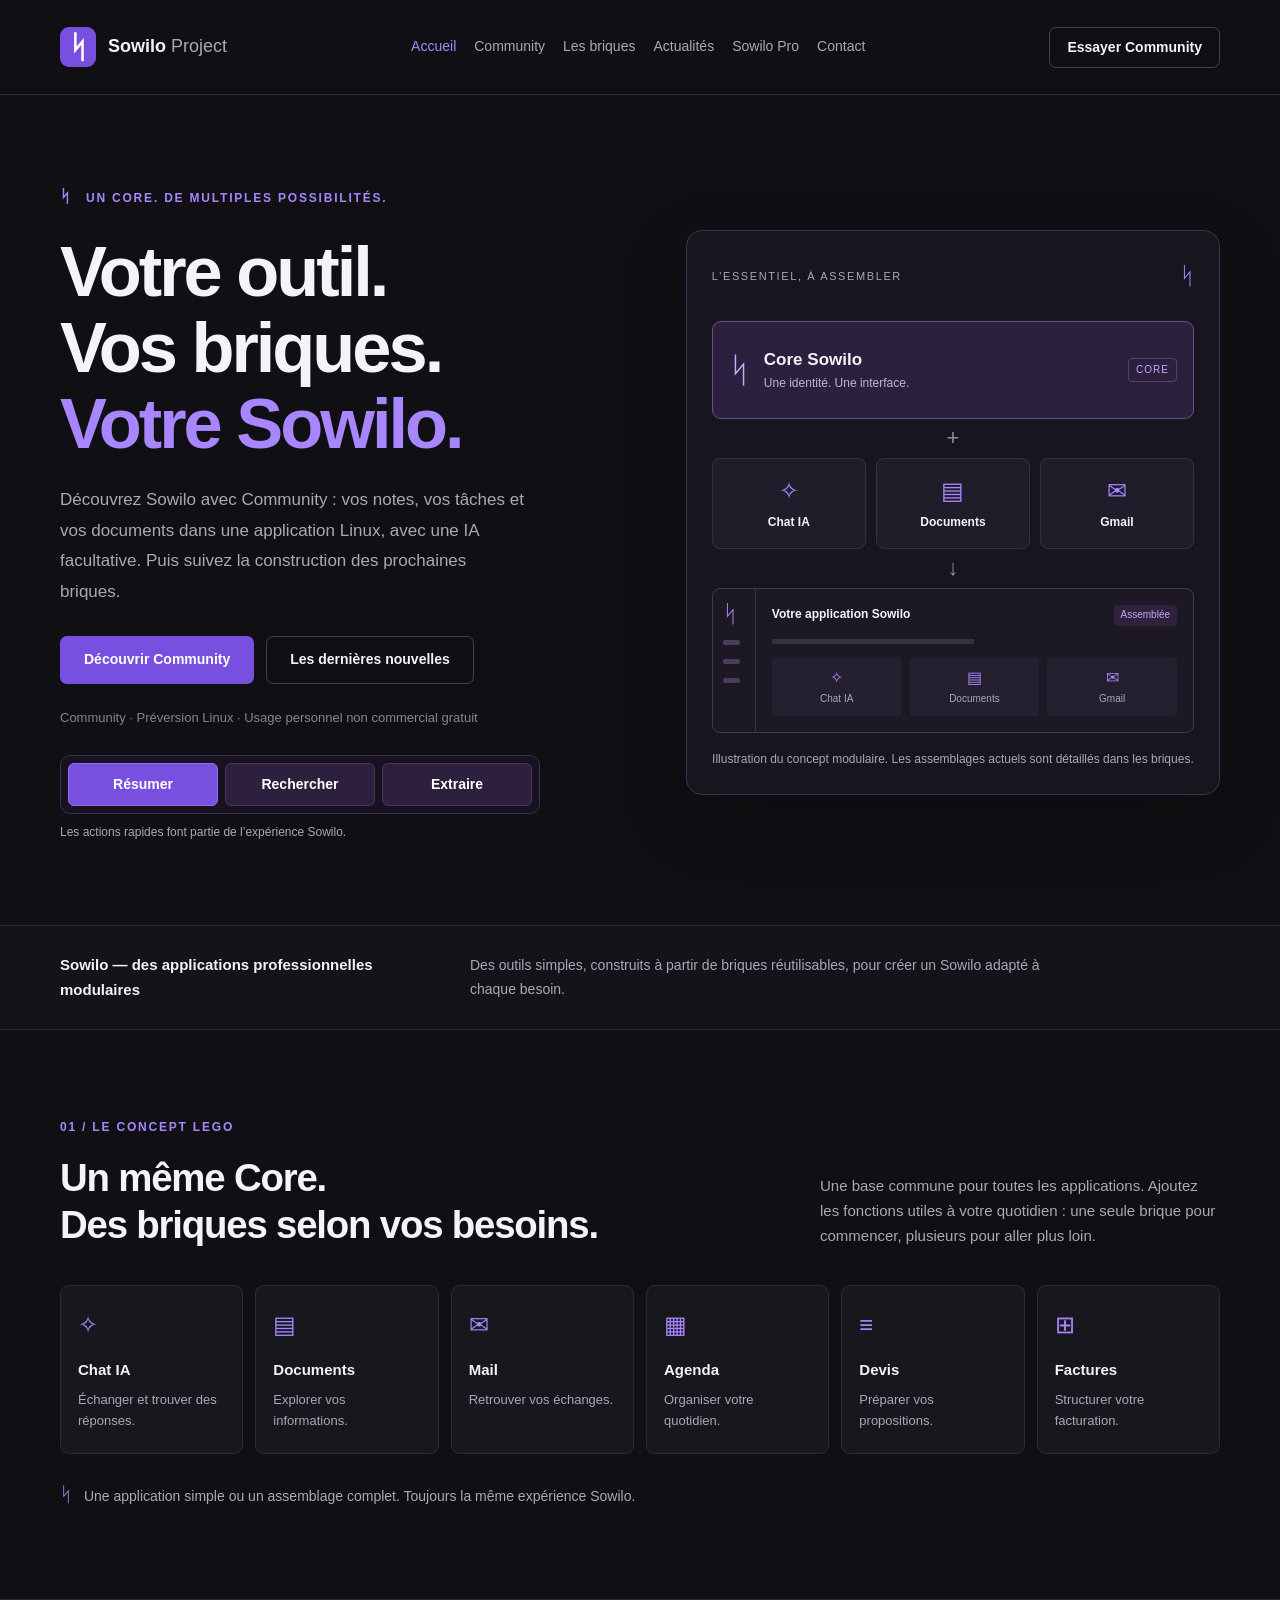
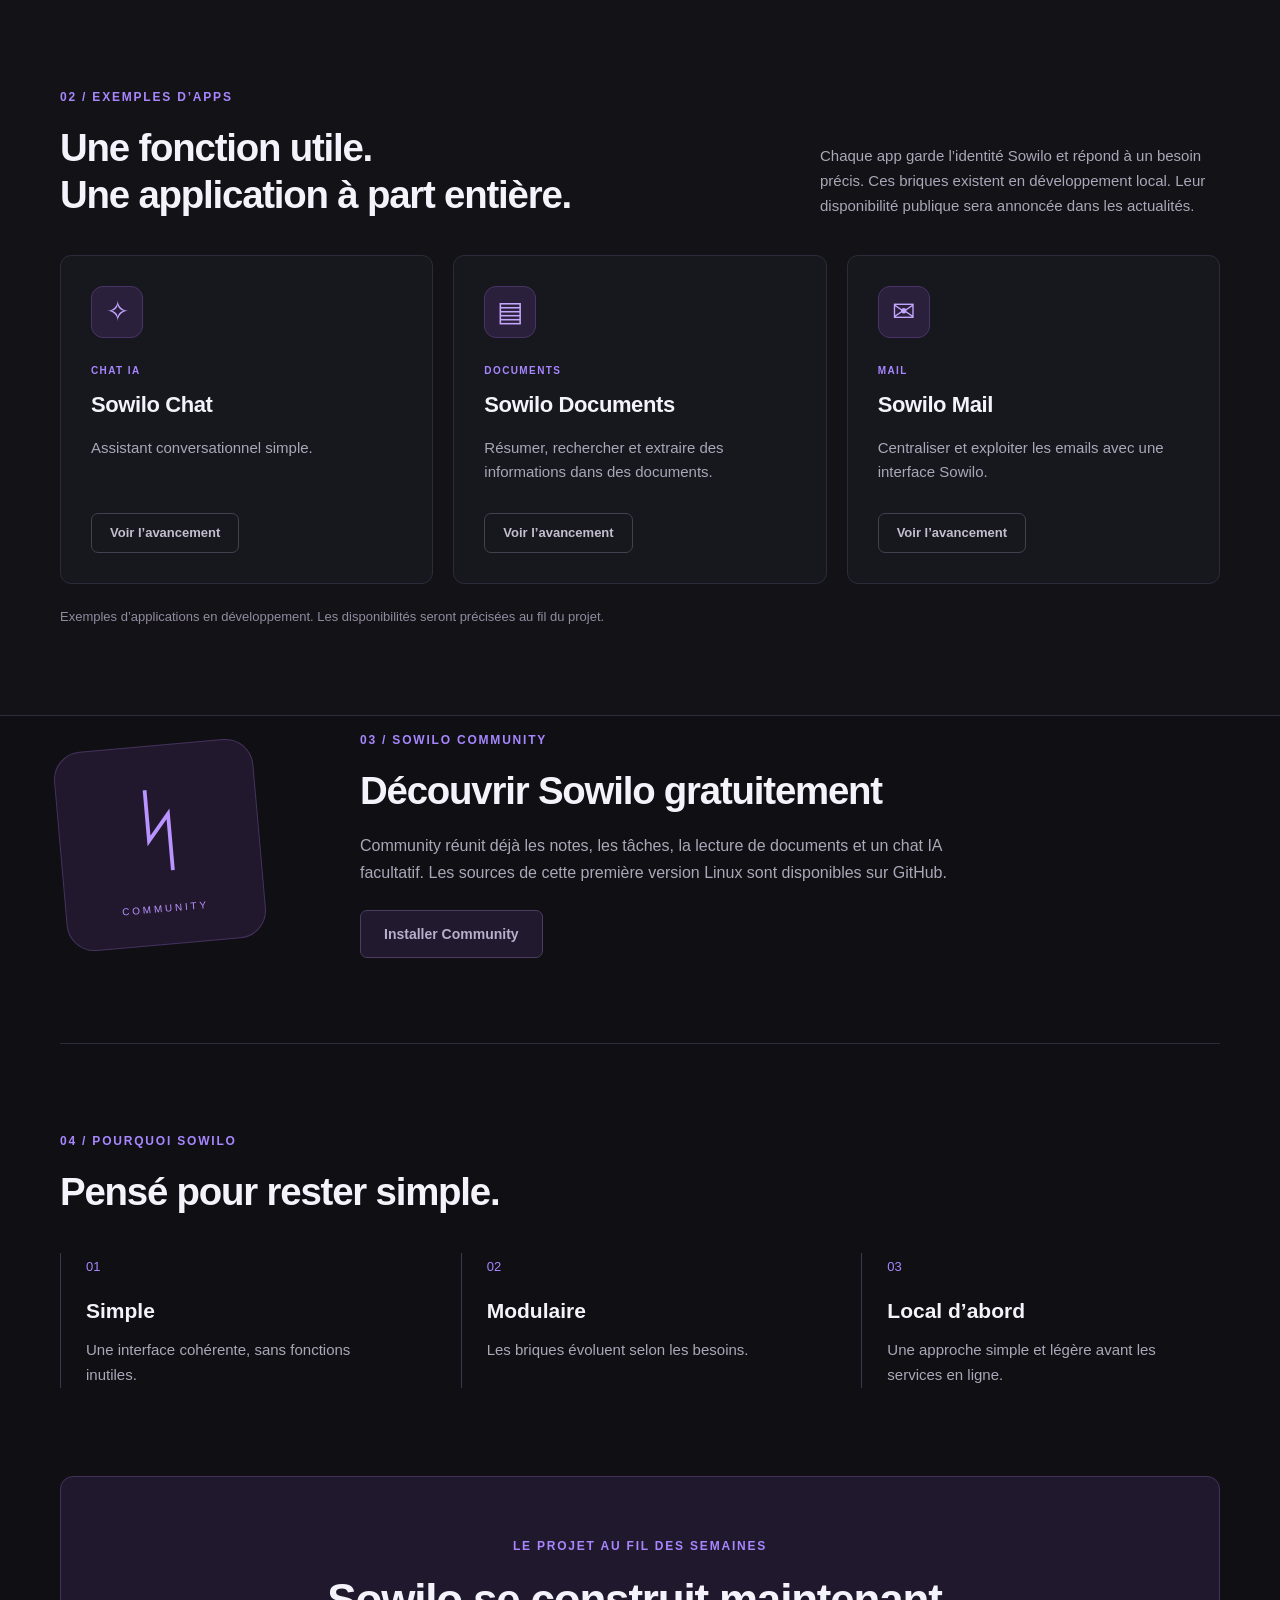
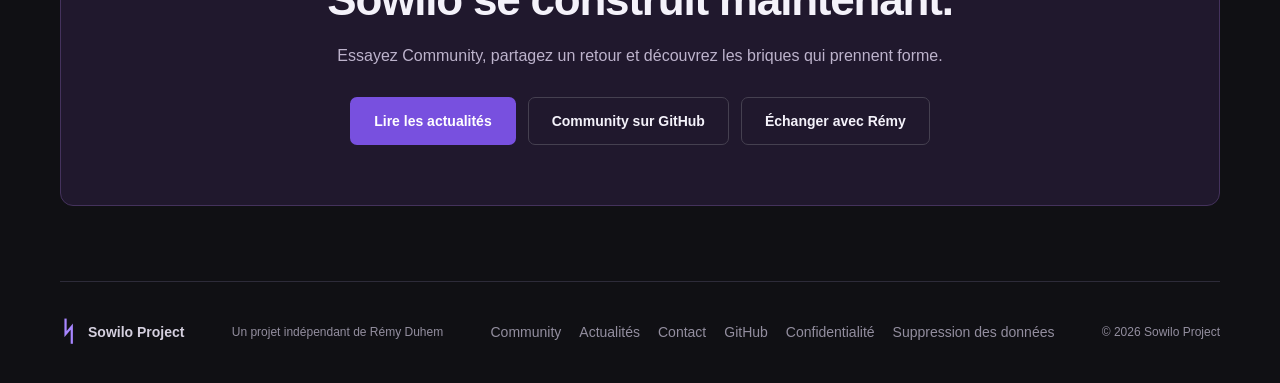
<file: index.html>
<!DOCTYPE html>
<html lang="fr">
<head>
  <meta charset="UTF-8">
  <meta name="viewport" content="width=device-width, initial-scale=1">
  <meta name="description" content="Sowilo — des applications professionnelles modulaires. Des outils simples construits à partir de briques réutilisables, pour chaque besoin.">
  <meta property="og:type" content="website"><meta property="og:title" content="Sowilo — des applications professionnelles modulaires"><meta property="og:description" content="Sowilo — des applications professionnelles modulaires. Des outils simples construits à partir de briques réutilisables, pour chaque besoin."><meta property="og:site_name" content="Sowilo"><meta name="twitter:card" content="summary">
  <meta name="theme-color" content="#101014">
  <title>Sowilo — des applications professionnelles modulaires</title>
  <link rel="icon" type="image/svg+xml" href="data:image/svg+xml,%3Csvg xmlns='http://www.w3.org/2000/svg' viewBox='0 0 64 64'%3E%3Crect width='64' height='64' rx='14' fill='%237c4aeb'/%3E%3Cpath d='M40 10 23 28l18 9-17 17' fill='none' stroke='white' stroke-width='5'/%3E%3C/svg%3E">
  <link rel="stylesheet" href="style.css">
</head>
<body>
  <a class="skip-link" href="#main">Aller au contenu</a>
<header class="site-header"><div class="container header-inner"><a class="brand" href="index.html" aria-label="Sowilo — Accueil"><span class="brand-mark" aria-hidden="true">ᛋ</span><span>Sowilo <span class="brand-light">Project</span></span></a><nav aria-label="Navigation principale"><a href="index.html" aria-current="page">Accueil</a><a href="community.html">Community</a><a href="boutique.html">Les briques</a><a href="blog.html">Actualités</a><a href="pro.html">Sowilo Pro</a><a href="contact.html">Contact</a></nav><a class="button button-small button-outline" href="community.html#installer">Essayer Community</a></div></header>  <main id="main">
    <section class="hero container" id="accueil" aria-labelledby="hero-title">
      <div class="hero-copy">
        <span class="eyebrow"><span class="tiny-rune" aria-hidden="true">ᛋ</span> UN CORE. DE MULTIPLES POSSIBILITÉS.</span>
        <h1 id="hero-title">Votre outil.<br>Vos briques.<br><span>Votre Sowilo.</span></h1>
        <p class="hero-description">Découvrez Sowilo avec Community : vos notes, vos tâches et vos documents dans une application Linux, avec une IA facultative. Puis suivez la construction des prochaines briques.</p>
        <div class="actions"><a class="button button-primary" href="community.html">Découvrir Community</a><a class="button button-outline" href="blog.html">Les dernières nouvelles</a></div>
        <p class="hero-note">Community · Préversion Linux · Usage personnel non commercial gratuit</p>
        <div class="quick-signature"><div class="quick-actions" role="group" aria-label="Aperçu des trois actions rapides Sowilo"><button class="quick-action quick-action-highlight" type="button" disabled>Résumer</button><button class="quick-action" type="button" disabled>Rechercher</button><button class="quick-action" type="button" disabled>Extraire</button></div><p>Les actions rapides font partie de l’expérience Sowilo.</p></div>
      </div>
      <div class="assembly" role="img" aria-label="Le Core Sowilo assemblé aux briques Chat IA, Documents et Gmail forme une application Sowilo.">
        <div class="assembly-top"><span class="diagram-label">L’ESSENTIEL, À ASSEMBLER</span><span class="diagram-rune" aria-hidden="true">ᛋ</span></div>
        <div class="core"><span class="core-rune" aria-hidden="true">ᛋ</span><div><strong>Core Sowilo</strong><span>Une identité. Une interface.</span></div><span class="core-tag">CORE</span></div>
        <div class="connector" aria-hidden="true"><span>+</span></div>
        <div class="diagram-bricks"><div><span class="icon" aria-hidden="true">✧</span><strong>Chat IA</strong></div><div><span class="icon document-icon" aria-hidden="true">▤</span><strong>Documents</strong></div><div><span class="icon" aria-hidden="true">✉</span><strong>Gmail</strong></div></div>
        <div class="connector connector-bottom" aria-hidden="true"><span>↓</span></div>
        <div class="assembled-app"><div class="mini-sidebar"><span aria-hidden="true">ᛋ</span><i></i><i></i><i></i></div><div class="mini-content"><div class="mini-title"><strong>Votre application Sowilo</strong><span class="mini-pill">Assemblée</span></div><div class="mini-line"></div><div class="mini-panels"><span>✧<small>Chat IA</small></span><span>▤<small>Documents</small></span><span>✉<small>Gmail</small></span></div></div></div>
        <p class="diagram-footnote">Illustration du concept modulaire. Les assemblages actuels sont détaillés dans les briques.</p>
      </div>
    </section>
    <div class="intro-band"><div class="container"><p>Sowilo — des applications professionnelles modulaires</p><span>Des outils simples, construits à partir de briques réutilisables, pour créer un Sowilo adapté à chaque besoin.</span></div></div>
    
    
    
    
    <section class="section container" id="concept" aria-labelledby="concept-title">
      <div class="section-heading"><div><span class="eyebrow">01 / LE CONCEPT LEGO</span><h2 id="concept-title">Un même Core.<br>Des briques selon vos besoins.</h2></div><p>Une base commune pour toutes les applications. Ajoutez les fonctions utiles à votre quotidien : une seule brique pour commencer, plusieurs pour aller plus loin.</p></div>
      <div class="brick-grid">
        <article class="brick-card"><span class="icon" aria-hidden="true">✧</span><h3>Chat IA</h3><p>Échanger et trouver des réponses.</p></article>
        <article class="brick-card"><span class="icon" aria-hidden="true">▤</span><h3>Documents</h3><p>Explorer vos informations.</p></article>
        <article class="brick-card"><span class="icon" aria-hidden="true">✉</span><h3>Mail</h3><p>Retrouver vos échanges.</p></article>
        <article class="brick-card"><span class="icon" aria-hidden="true">▦</span><h3>Agenda</h3><p>Organiser votre quotidien.</p></article>
        <article class="brick-card"><span class="icon" aria-hidden="true">≡</span><h3>Devis</h3><p>Préparer vos propositions.</p></article>
        <article class="brick-card"><span class="icon" aria-hidden="true">⊞</span><h3>Factures</h3><p>Structurer votre facturation.</p></article>
      </div>
      <p class="section-note"><span aria-hidden="true">ᛋ</span> Une application simple ou un assemblage complet. Toujours la même expérience Sowilo.</p>
    </section>
<section class="section apps-section" id="apps" aria-labelledby="apps-title"><div class="container">
      <div class="section-heading"><div><span class="eyebrow">02 / EXEMPLES D’APPS</span><h2 id="apps-title">Une fonction utile.<br>Une application à part entière.</h2></div><p>Chaque app garde l’identité Sowilo et répond à un besoin précis. Ces briques existent en développement local. Leur disponibilité publique sera annoncée dans les actualités.</p></div>
      <div class="app-grid">
        <article class="app-card"><div class="app-symbol" aria-hidden="true">✧</div><span class="tag">CHAT IA</span><h3>Sowilo Chat</h3><p>Assistant conversationnel simple.</p><a class="button button-outline" href="boutique.html">Voir l’avancement</a></article>
        <article class="app-card"><div class="app-symbol" aria-hidden="true">▤</div><span class="tag">DOCUMENTS</span><h3>Sowilo Documents</h3><p>Résumer, rechercher et extraire des informations dans des documents.</p><a class="button button-outline" href="boutique.html">Voir l’avancement</a></article>
        <article class="app-card"><div class="app-symbol" aria-hidden="true">✉</div><span class="tag">MAIL</span><h3>Sowilo Mail</h3><p>Centraliser et exploiter les emails avec une interface Sowilo.</p><a class="button button-outline" href="boutique.html">Voir l’avancement</a></article>
      </div><p class="availability-note">Exemples d’applications en développement. Les disponibilités seront précisées au fil du projet.</p>
    </div></section>
<section class="section container community-section" id="community" aria-labelledby="community-title"><div class="community-mark" aria-hidden="true">ᛋ<span>COMMUNITY</span></div><div><span class="eyebrow">03 / SOWILO COMMUNITY</span><h2 id="community-title">Découvrir Sowilo gratuitement</h2><p>Community réunit déjà les notes, les tâches, la lecture de documents et un chat IA facultatif. Les sources de cette première version Linux sont disponibles sur GitHub.</p><a class="button button-primary" href="community.html#installer">Installer Community</a></div></section><section class="section container why-section" aria-labelledby="why-title"><span class="eyebrow">04 / POURQUOI SOWILO</span><h2 id="why-title">Pensé pour rester simple.</h2><div class="why-grid"><article><span class="why-number">01</span><h3>Simple</h3><p>Une interface cohérente, sans fonctions inutiles.</p></article><article><span class="why-number">02</span><h3>Modulaire</h3><p>Les briques évoluent selon les besoins.</p></article><article><span class="why-number">03</span><h3>Local d’abord</h3><p>Une approche simple et légère avant les services en ligne.</p></article></div></section>
<section class="final-cta container" id="suivre" aria-labelledby="cta-title"><span class="eyebrow">LE PROJET AU FIL DES SEMAINES</span><h2 id="cta-title">Sowilo se construit maintenant.</h2><p>Essayez Community, partagez un retour et découvrez les briques qui prennent forme.</p><div class="actions"><a class="button button-primary" href="blog.html">Lire les actualités</a><a class="button button-outline" href="https://github.com/sowiloprojectcontact/sowilo-community">Community sur GitHub</a><a class="button button-outline" href="contact.html">Échanger avec Rémy</a></div></section>
  </main>
<footer class="container footer"><a class="brand" href="index.html"><span class="footer-rune" aria-hidden="true">ᛋ</span> Sowilo Project</a><p>Un projet indépendant de Rémy Duhem</p><nav class="footer-links" aria-label="Navigation de pied de page"><a href="community.html">Community</a><a href="blog.html">Actualités</a><a href="contact.html">Contact</a><a href="https://github.com/sowiloprojectcontact">GitHub</a><a href="confidentialite.html">Confidentialité</a><a href="suppression-donnees.html">Suppression des données</a></nav><span>© 2026 Sowilo Project</span></footer>
</body>
</html>
</file>
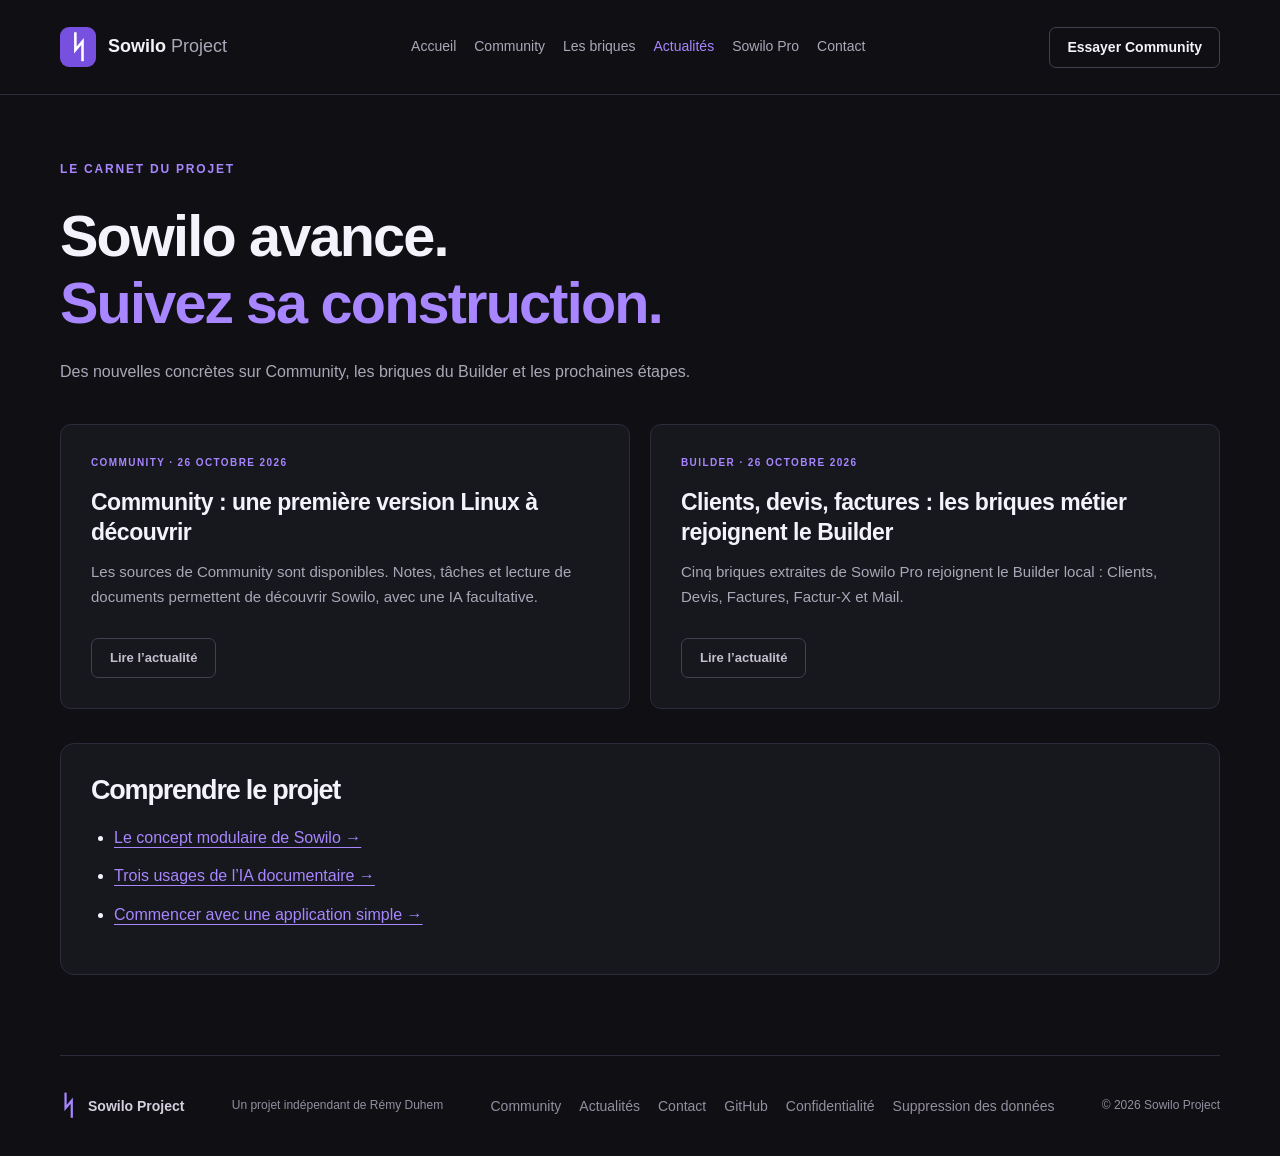
<file: blog.html>
<!DOCTYPE html>
<html lang="fr">
<head>
  <meta charset="UTF-8">
  <meta name="viewport" content="width=device-width, initial-scale=1">
  <meta name="description" content="Les nouvelles de Sowilo : Community Linux, avancées du Builder et prochaines briques.">
  <meta property="og:type" content="website"><meta property="og:title" content="Actualités Sowilo | Sowilo"><meta property="og:description" content="Les nouvelles de Sowilo : Community Linux, avancées du Builder et prochaines briques."><meta property="og:site_name" content="Sowilo"><meta name="twitter:card" content="summary">
  <meta name="theme-color" content="#101014">
  <title>Actualités Sowilo | Sowilo</title>
  <link rel="icon" type="image/svg+xml" href="data:image/svg+xml,%3Csvg xmlns='http://www.w3.org/2000/svg' viewBox='0 0 64 64'%3E%3Crect width='64' height='64' rx='14' fill='%237c4aeb'/%3E%3Cpath d='M40 10 23 28l18 9-17 17' fill='none' stroke='white' stroke-width='5'/%3E%3C/svg%3E">
  <link rel="stylesheet" href="style.css">
</head>
<body>
<a class="skip-link" href="#main">Aller au contenu</a>
<header class="site-header"><div class="container header-inner"><a class="brand" href="index.html" aria-label="Sowilo — Accueil"><span class="brand-mark" aria-hidden="true">ᛋ</span><span>Sowilo <span class="brand-light">Project</span></span></a><nav aria-label="Navigation principale"><a href="index.html">Accueil</a><a href="community.html">Community</a><a href="boutique.html">Les briques</a><a href="blog.html" aria-current="page">Actualités</a><a href="pro.html">Sowilo Pro</a><a href="contact.html">Contact</a></nav><a class="button button-small button-outline" href="community.html#installer">Essayer Community</a></div></header>
<main id="main"><section class="container page-intro"><span class="eyebrow">LE CARNET DU PROJET</span><h1>Sowilo avance.<br><span>Suivez sa construction.</span></h1><p>Des nouvelles concrètes sur Community, les briques du Builder et les prochaines étapes.</p></section><section class="container page-content"><div class="app-grid news-grid"><article class="app-card blog-card"><span class="tag">COMMUNITY · 26 OCTOBRE 2026</span><h2><a href="articles/community-premiers-pas.html">Community : une première version Linux à découvrir</a></h2><p>Les sources de Community sont disponibles. Notes, tâches et lecture de documents permettent de découvrir Sowilo, avec une IA facultative.</p><a class="button button-outline" href="articles/community-premiers-pas.html">Lire l’actualité</a></article><article class="app-card blog-card"><span class="tag">BUILDER · 26 OCTOBRE 2026</span><h2><a href="articles/builder-briques-metier.html">Clients, devis, factures : les briques métier rejoignent le Builder</a></h2><p>Cinq briques extraites de Sowilo Pro rejoignent le Builder local : Clients, Devis, Factures, Factur-X et Mail.</p><a class="button button-outline" href="articles/builder-briques-metier.html">Lire l’actualité</a></article></div><div class="content-panel"><h2>Comprendre le projet</h2><ul class="article-links"><li><a href="articles/pourquoi-sowilo-fonctionne-comme-des-lego.html">Le concept modulaire de Sowilo →</a></li><li><a href="articles/trois-facons-utiliser-ia-documents.html">Trois usages de l’IA documentaire →</a></li><li><a href="articles/commencer-avec-une-petite-app.html">Commencer avec une application simple →</a></li></ul></div></section></main>
<footer class="container footer"><a class="brand" href="index.html"><span class="footer-rune" aria-hidden="true">ᛋ</span> Sowilo Project</a><p>Un projet indépendant de Rémy Duhem</p><nav class="footer-links" aria-label="Navigation de pied de page"><a href="community.html">Community</a><a href="blog.html">Actualités</a><a href="contact.html">Contact</a><a href="https://github.com/sowiloprojectcontact">GitHub</a><a href="confidentialite.html">Confidentialité</a><a href="suppression-donnees.html">Suppression des données</a></nav><span>© 2026 Sowilo Project</span></footer>
</body>
</html>
</file>
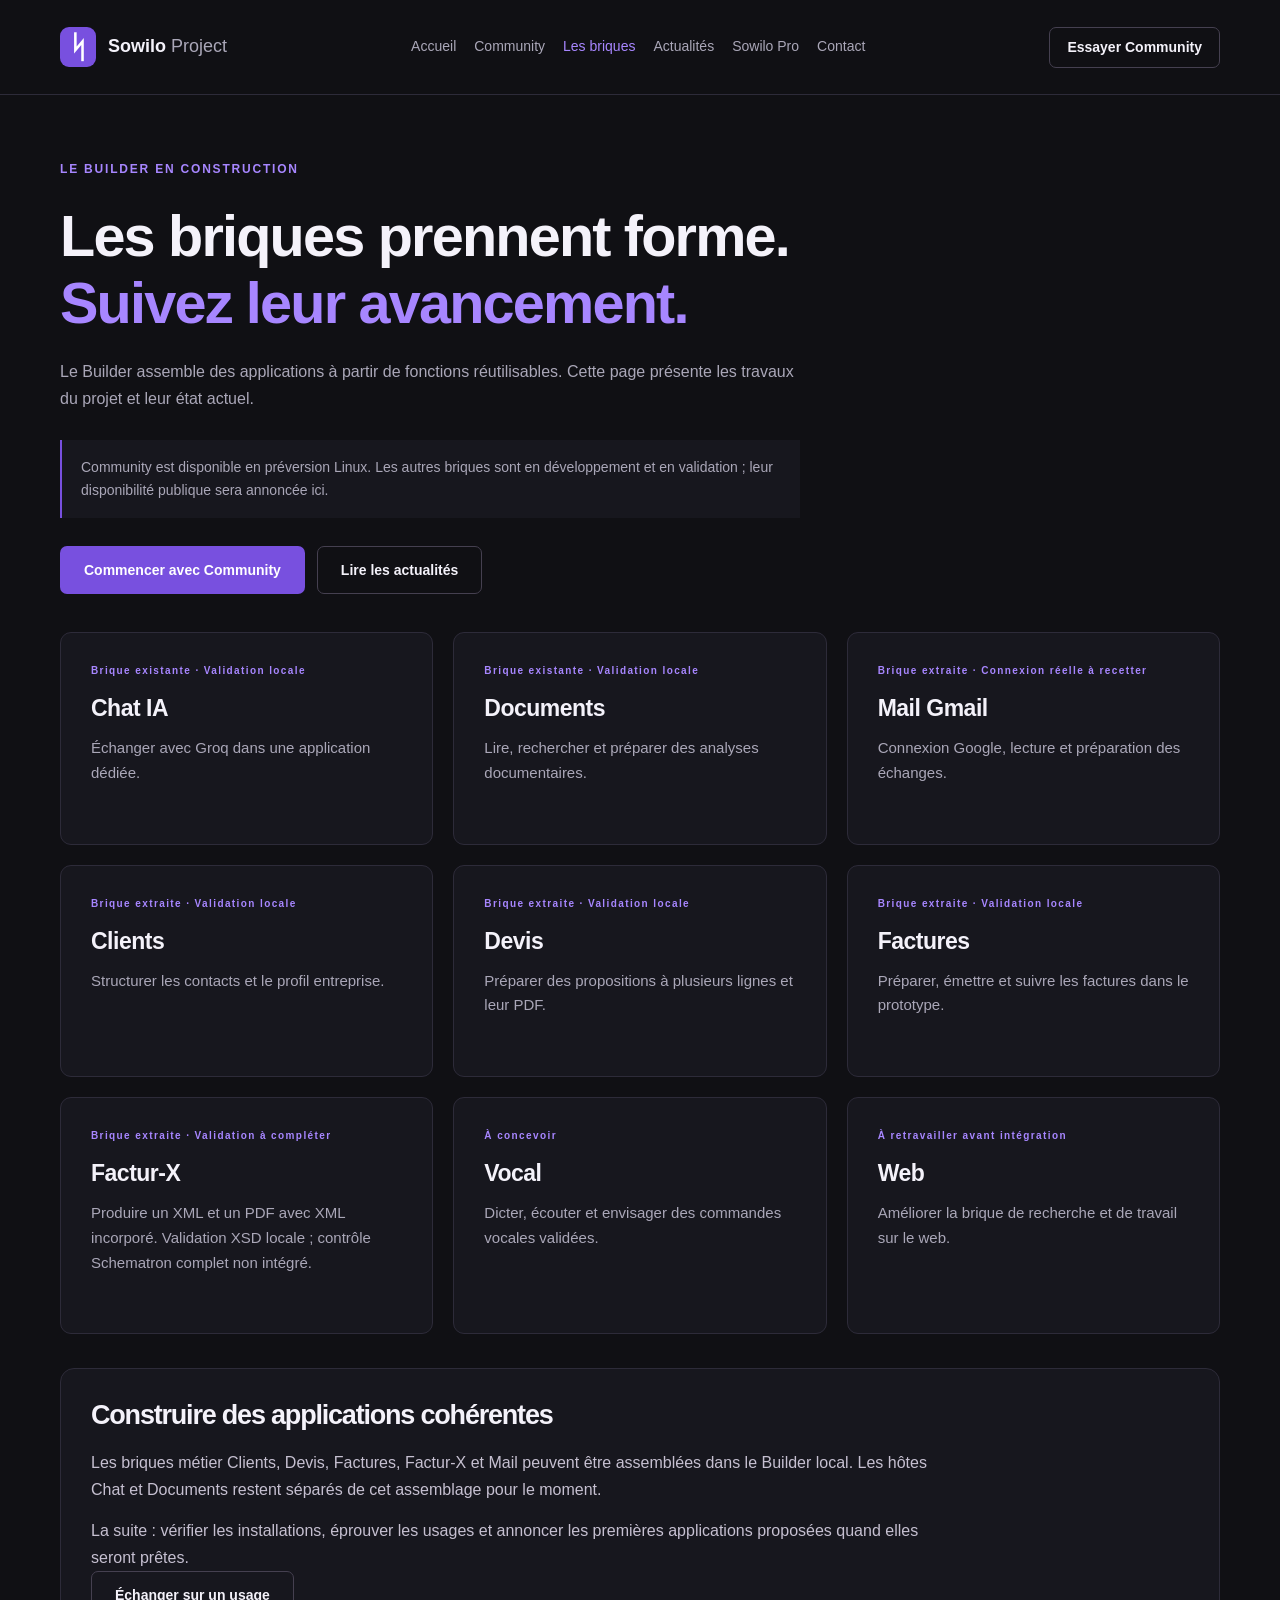
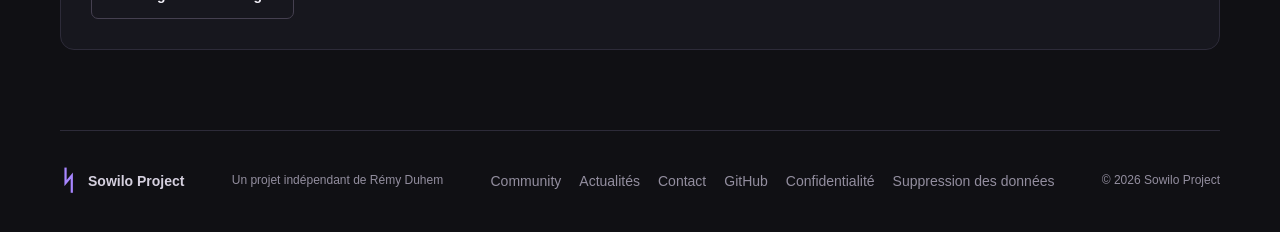
<file: boutique.html>
<!DOCTYPE html>
<html lang="fr">
<head>
  <meta charset="UTF-8">
  <meta name="viewport" content="width=device-width, initial-scale=1">
  <meta name="description" content="Suivez les briques Sowilo : Community disponible en préversion et modules du Builder en développement.">
  <meta property="og:type" content="website"><meta property="og:title" content="Les briques du Builder | Sowilo"><meta property="og:description" content="Suivez les briques Sowilo : Community disponible en préversion et modules du Builder en développement."><meta property="og:site_name" content="Sowilo"><meta name="twitter:card" content="summary">
  <meta name="theme-color" content="#101014">
  <title>Les briques du Builder | Sowilo</title>
  <link rel="icon" type="image/svg+xml" href="data:image/svg+xml,%3Csvg xmlns='http://www.w3.org/2000/svg' viewBox='0 0 64 64'%3E%3Crect width='64' height='64' rx='14' fill='%237c4aeb'/%3E%3Cpath d='M40 10 23 28l18 9-17 17' fill='none' stroke='white' stroke-width='5'/%3E%3C/svg%3E">
  <link rel="stylesheet" href="style.css">
</head>
<body>
<a class="skip-link" href="#main">Aller au contenu</a>
<header class="site-header"><div class="container header-inner"><a class="brand" href="index.html" aria-label="Sowilo — Accueil"><span class="brand-mark" aria-hidden="true">ᛋ</span><span>Sowilo <span class="brand-light">Project</span></span></a><nav aria-label="Navigation principale"><a href="index.html">Accueil</a><a href="community.html">Community</a><a href="boutique.html" aria-current="page">Les briques</a><a href="blog.html">Actualités</a><a href="pro.html">Sowilo Pro</a><a href="contact.html">Contact</a></nav><a class="button button-small button-outline" href="community.html#installer">Essayer Community</a></div></header>
<main id="main"><section class="container page-intro"><span class="eyebrow">LE BUILDER EN CONSTRUCTION</span><h1>Les briques prennent forme.<br><span>Suivez leur avancement.</span></h1><p>Le Builder assemble des applications à partir de fonctions réutilisables. Cette page présente les travaux du projet et leur état actuel.</p><p class="catalog-notice">Community est disponible en préversion Linux. Les autres briques sont en développement et en validation ; leur disponibilité publique sera annoncée ici.</p><div class="actions"><a class="button button-primary" href="community.html">Commencer avec Community</a><a class="button button-outline" href="blog.html">Lire les actualités</a></div></section><section class="container page-content"><div class="app-grid product-grid"><article class="app-card product-card"><span class="tag">Brique existante · Validation locale</span><h2>Chat IA</h2><p>Échanger avec Groq dans une application dédiée.</p></article><article class="app-card product-card"><span class="tag">Brique existante · Validation locale</span><h2>Documents</h2><p>Lire, rechercher et préparer des analyses documentaires.</p></article><article class="app-card product-card"><span class="tag">Brique extraite · Connexion réelle à recetter</span><h2>Mail Gmail</h2><p>Connexion Google, lecture et préparation des échanges.</p></article><article class="app-card product-card"><span class="tag">Brique extraite · Validation locale</span><h2>Clients</h2><p>Structurer les contacts et le profil entreprise.</p></article><article class="app-card product-card"><span class="tag">Brique extraite · Validation locale</span><h2>Devis</h2><p>Préparer des propositions à plusieurs lignes et leur PDF.</p></article><article class="app-card product-card"><span class="tag">Brique extraite · Validation locale</span><h2>Factures</h2><p>Préparer, émettre et suivre les factures dans le prototype.</p></article><article class="app-card product-card"><span class="tag">Brique extraite · Validation à compléter</span><h2>Factur-X</h2><p>Produire un XML et un PDF avec XML incorporé. Validation XSD locale ; contrôle Schematron complet non intégré.</p></article><article class="app-card product-card"><span class="tag">À concevoir</span><h2>Vocal</h2><p>Dicter, écouter et envisager des commandes vocales validées.</p></article><article class="app-card product-card"><span class="tag">À retravailler avant intégration</span><h2>Web</h2><p>Améliorer la brique de recherche et de travail sur le web.</p></article></div><div class="content-panel"><h2>Construire des applications cohérentes</h2><p>Les briques métier Clients, Devis, Factures, Factur-X et Mail peuvent être assemblées dans le Builder local. Les hôtes Chat et Documents restent séparés de cet assemblage pour le moment.</p><p>La suite : vérifier les installations, éprouver les usages et annoncer les premières applications proposées quand elles seront prêtes.</p><a class="button button-outline" href="contact.html">Échanger sur un usage</a></div></section></main>
<footer class="container footer"><a class="brand" href="index.html"><span class="footer-rune" aria-hidden="true">ᛋ</span> Sowilo Project</a><p>Un projet indépendant de Rémy Duhem</p><nav class="footer-links" aria-label="Navigation de pied de page"><a href="community.html">Community</a><a href="blog.html">Actualités</a><a href="contact.html">Contact</a><a href="https://github.com/sowiloprojectcontact">GitHub</a><a href="confidentialite.html">Confidentialité</a><a href="suppression-donnees.html">Suppression des données</a></nav><span>© 2026 Sowilo Project</span></footer>
</body>
</html>
</file>
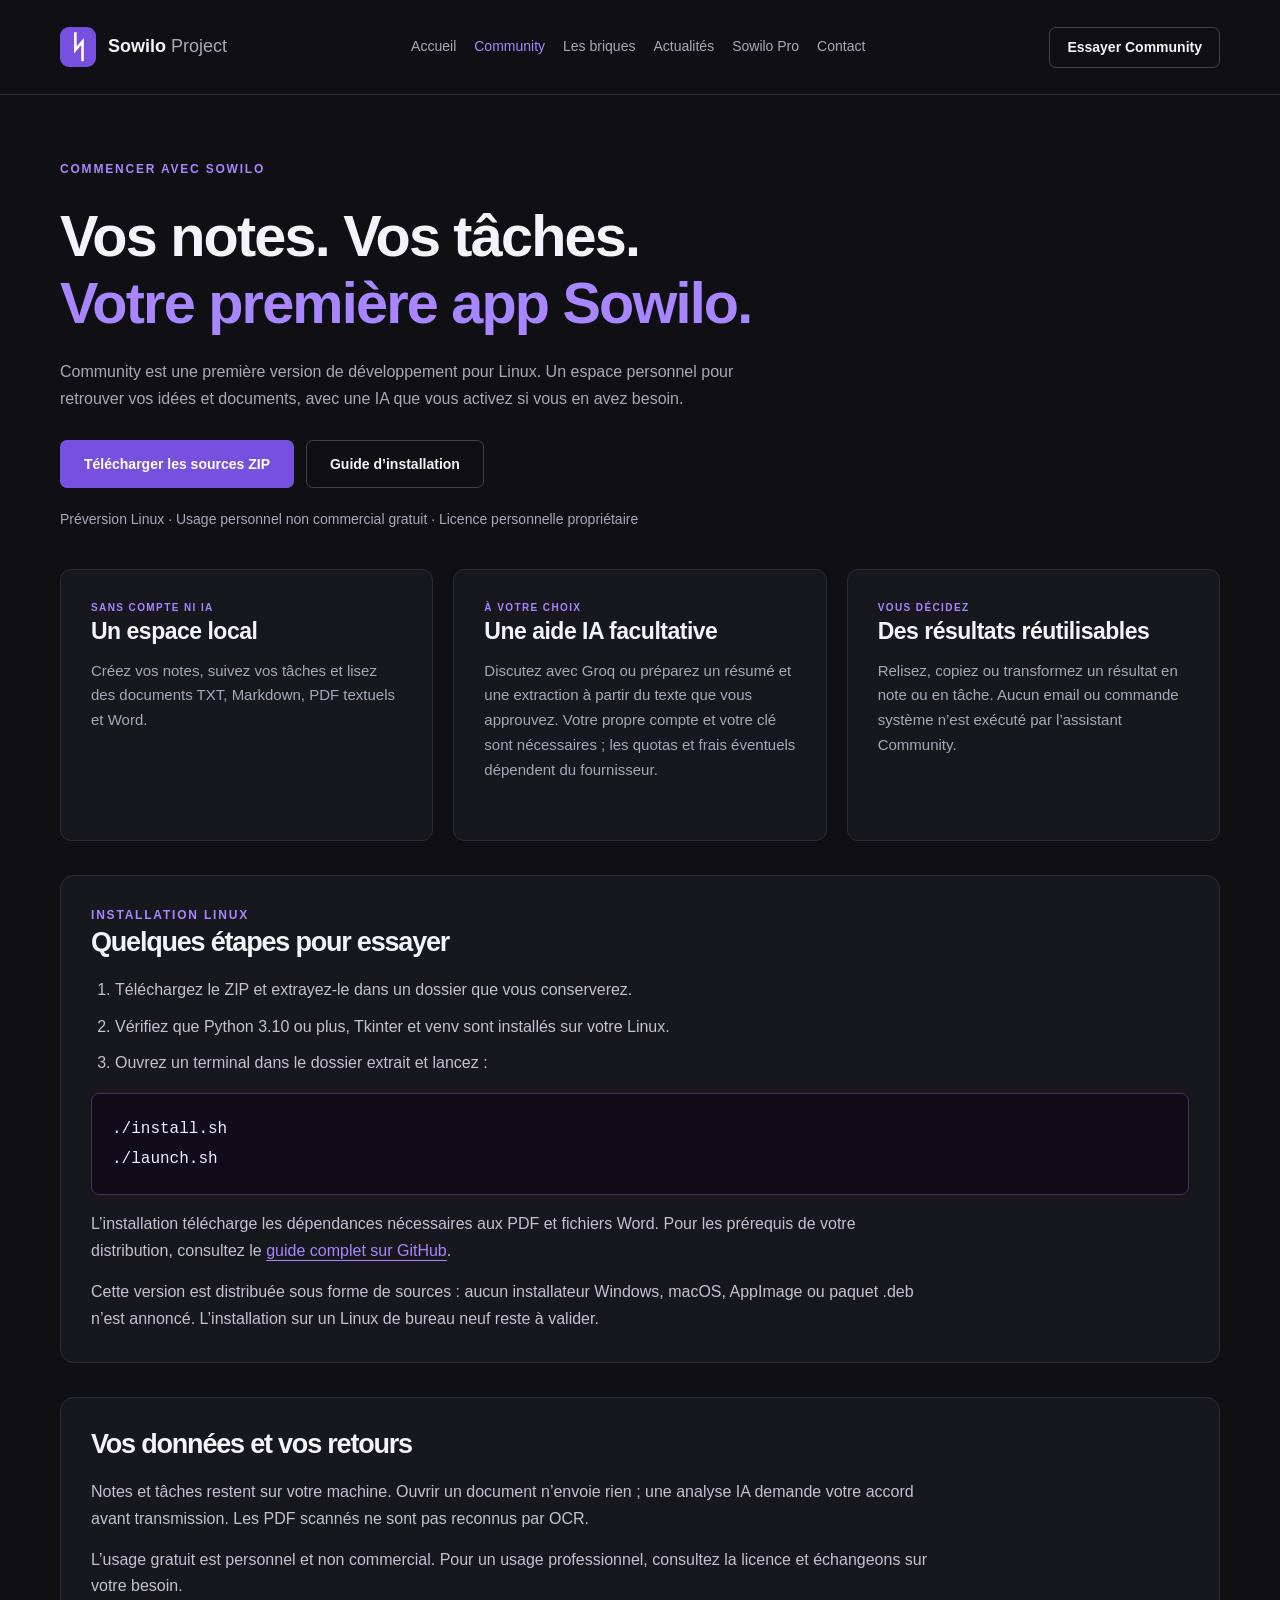
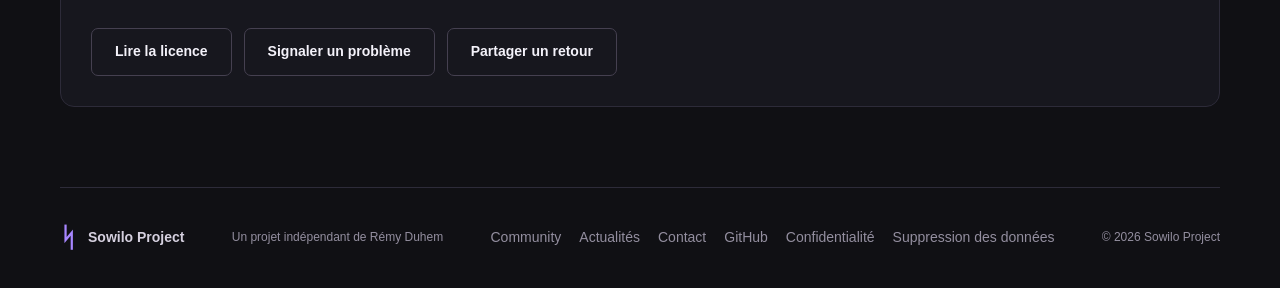
<file: community.html>
<!DOCTYPE html>
<html lang="fr">
<head>
  <meta charset="UTF-8">
  <meta name="viewport" content="width=device-width, initial-scale=1">
  <meta name="description" content="Essayez Sowilo Community, préversion Linux pour les notes, tâches et documents, avec IA facultative.">
  <meta property="og:type" content="website"><meta property="og:title" content="Découvrir et installer Sowilo Community | Sowilo"><meta property="og:description" content="Essayez Sowilo Community, préversion Linux pour les notes, tâches et documents, avec IA facultative."><meta property="og:site_name" content="Sowilo"><meta name="twitter:card" content="summary">
  <meta name="theme-color" content="#101014">
  <title>Découvrir et installer Sowilo Community | Sowilo</title>
  <link rel="icon" type="image/svg+xml" href="data:image/svg+xml,%3Csvg xmlns='http://www.w3.org/2000/svg' viewBox='0 0 64 64'%3E%3Crect width='64' height='64' rx='14' fill='%237c4aeb'/%3E%3Cpath d='M40 10 23 28l18 9-17 17' fill='none' stroke='white' stroke-width='5'/%3E%3C/svg%3E">
  <link rel="stylesheet" href="style.css">
</head>
<body>
<a class="skip-link" href="#main">Aller au contenu</a>
<header class="site-header"><div class="container header-inner"><a class="brand" href="index.html" aria-label="Sowilo — Accueil"><span class="brand-mark" aria-hidden="true">ᛋ</span><span>Sowilo <span class="brand-light">Project</span></span></a><nav aria-label="Navigation principale"><a href="index.html">Accueil</a><a href="community.html" aria-current="page">Community</a><a href="boutique.html">Les briques</a><a href="blog.html">Actualités</a><a href="pro.html">Sowilo Pro</a><a href="contact.html">Contact</a></nav><a class="button button-small button-outline" href="community.html#installer">Essayer Community</a></div></header>
<main id="main">
<section class="container page-intro"><span class="eyebrow">COMMENCER AVEC SOWILO</span><h1>Vos notes. Vos tâches.<br><span>Votre première app Sowilo.</span></h1><p>Community est une première version de développement pour Linux. Un espace personnel pour retrouver vos idées et documents, avec une IA que vous activez si vous en avez besoin.</p><div class="actions"><a class="button button-primary" href="https://github.com/sowiloprojectcontact/sowilo-community/archive/refs/heads/main.zip">Télécharger les sources ZIP</a><a class="button button-outline" href="#installer">Guide d’installation</a></div><p class="release-note">Préversion Linux · Usage personnel non commercial gratuit · Licence personnelle propriétaire</p></section>
<section class="container page-content"><div class="app-grid"><article class="app-card"><span class="tag">SANS COMPTE NI IA</span><h2>Un espace local</h2><p>Créez vos notes, suivez vos tâches et lisez des documents TXT, Markdown, PDF textuels et Word.</p></article><article class="app-card"><span class="tag">À VOTRE CHOIX</span><h2>Une aide IA facultative</h2><p>Discutez avec Groq ou préparez un résumé et une extraction à partir du texte que vous approuvez. Votre propre compte et votre clé sont nécessaires ; les quotas et frais éventuels dépendent du fournisseur.</p></article><article class="app-card"><span class="tag">VOUS DÉCIDEZ</span><h2>Des résultats réutilisables</h2><p>Relisez, copiez ou transformez un résultat en note ou en tâche. Aucun email ou commande système n’est exécuté par l’assistant Community.</p></article></div>
<div class="content-panel" id="installer"><span class="eyebrow">INSTALLATION LINUX</span><h2>Quelques étapes pour essayer</h2><ol class="steps"><li>Téléchargez le ZIP et extrayez-le dans un dossier que vous conserverez.</li><li>Vérifiez que Python 3.10 ou plus, Tkinter et venv sont installés sur votre Linux.</li><li>Ouvrez un terminal dans le dossier extrait et lancez :</li></ol><pre><code>./install.sh
./launch.sh</code></pre><p>L’installation télécharge les dépendances nécessaires aux PDF et fichiers Word. Pour les prérequis de votre distribution, consultez le <a href="https://github.com/sowiloprojectcontact/sowilo-community#installation-linux">guide complet sur GitHub</a>.</p><p>Cette version est distribuée sous forme de sources : aucun installateur Windows, macOS, AppImage ou paquet .deb n’est annoncé. L’installation sur un Linux de bureau neuf reste à valider.</p></div>
<div class="content-panel"><h2>Vos données et vos retours</h2><p>Notes et tâches restent sur votre machine. Ouvrir un document n’envoie rien ; une analyse IA demande votre accord avant transmission. Les PDF scannés ne sont pas reconnus par OCR.</p><p>L’usage gratuit est personnel et non commercial. Pour un usage professionnel, consultez la licence et échangeons sur votre besoin.</p><div class="actions"><a class="button button-outline" href="https://github.com/sowiloprojectcontact/sowilo-community/blob/main/LICENSE">Lire la licence</a><a class="button button-outline" href="https://github.com/sowiloprojectcontact/sowilo-community/issues">Signaler un problème</a><a class="button button-outline" href="contact.html">Partager un retour</a></div></div></section></main>
<footer class="container footer"><a class="brand" href="index.html"><span class="footer-rune" aria-hidden="true">ᛋ</span> Sowilo Project</a><p>Un projet indépendant de Rémy Duhem</p><nav class="footer-links" aria-label="Navigation de pied de page"><a href="community.html">Community</a><a href="blog.html">Actualités</a><a href="contact.html">Contact</a><a href="https://github.com/sowiloprojectcontact">GitHub</a><a href="confidentialite.html">Confidentialité</a><a href="suppression-donnees.html">Suppression des données</a></nav><span>© 2026 Sowilo Project</span></footer>
</body>
</html>
</file>
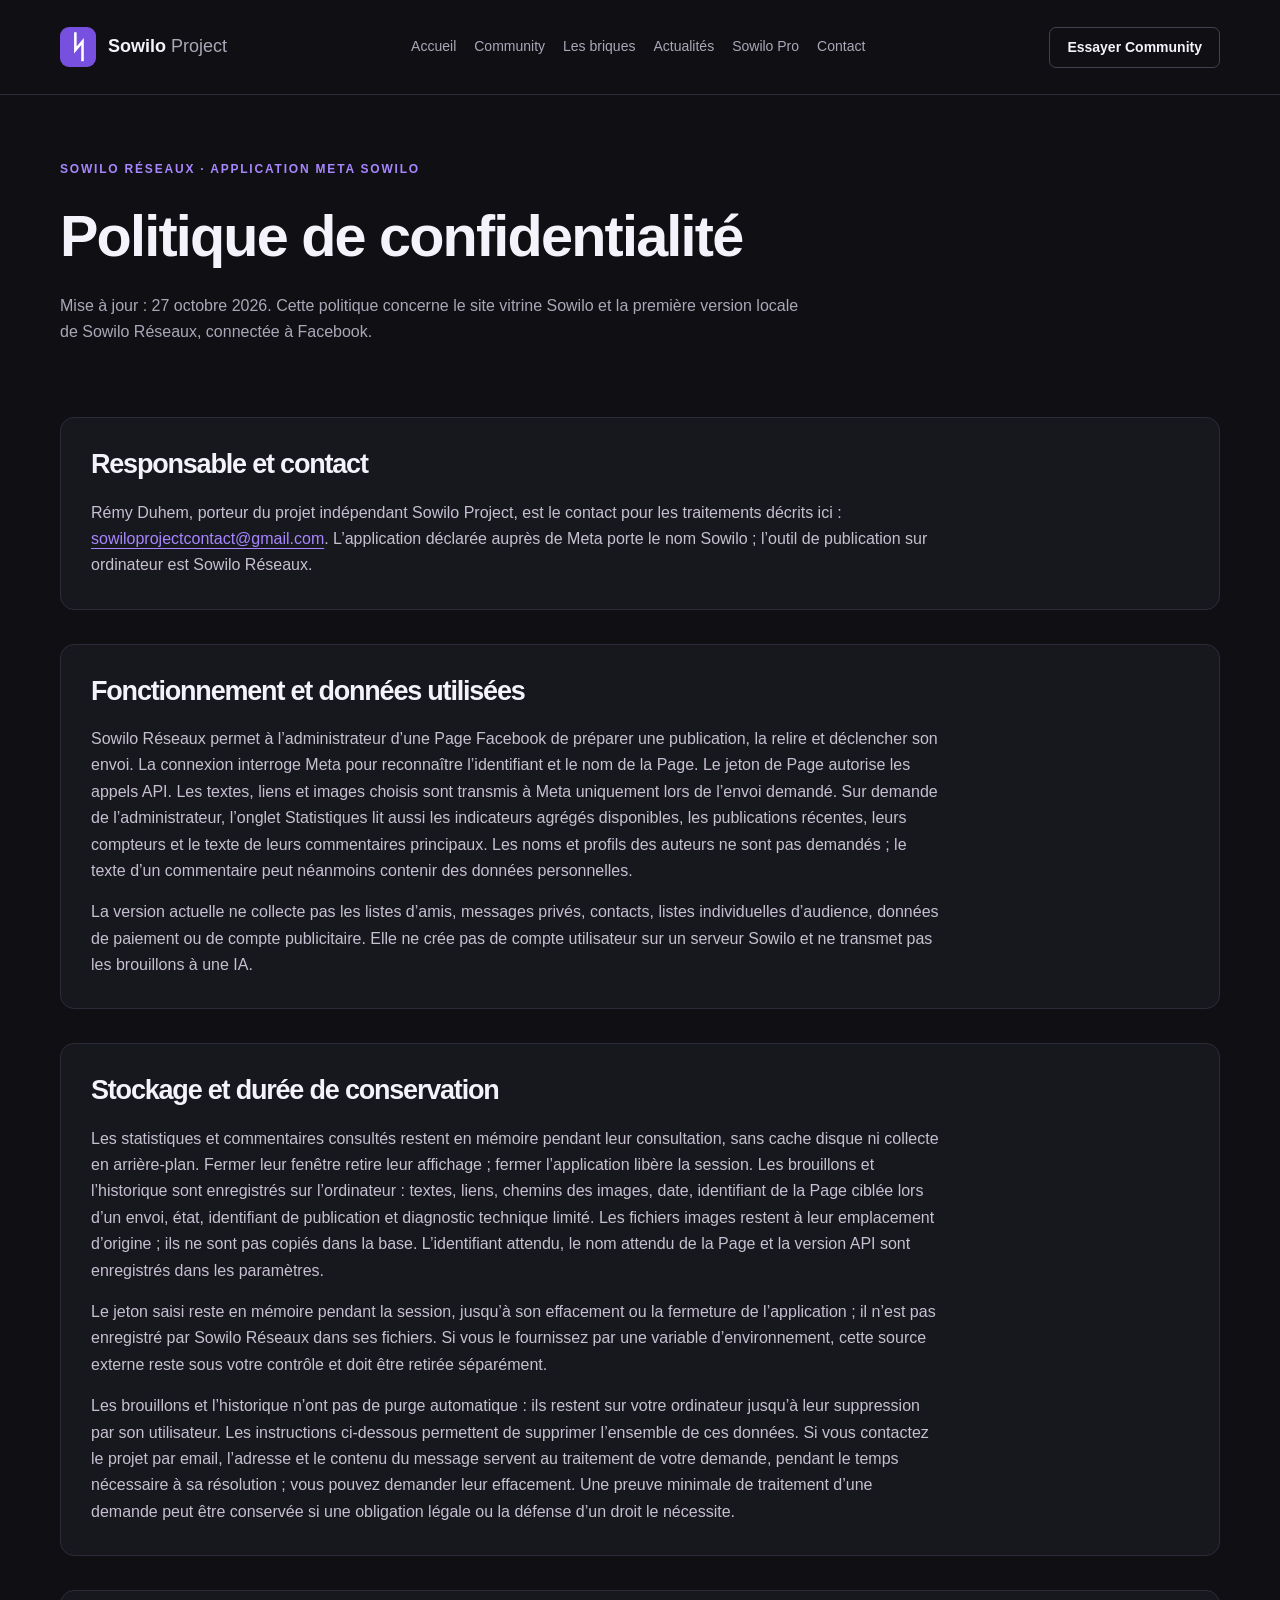
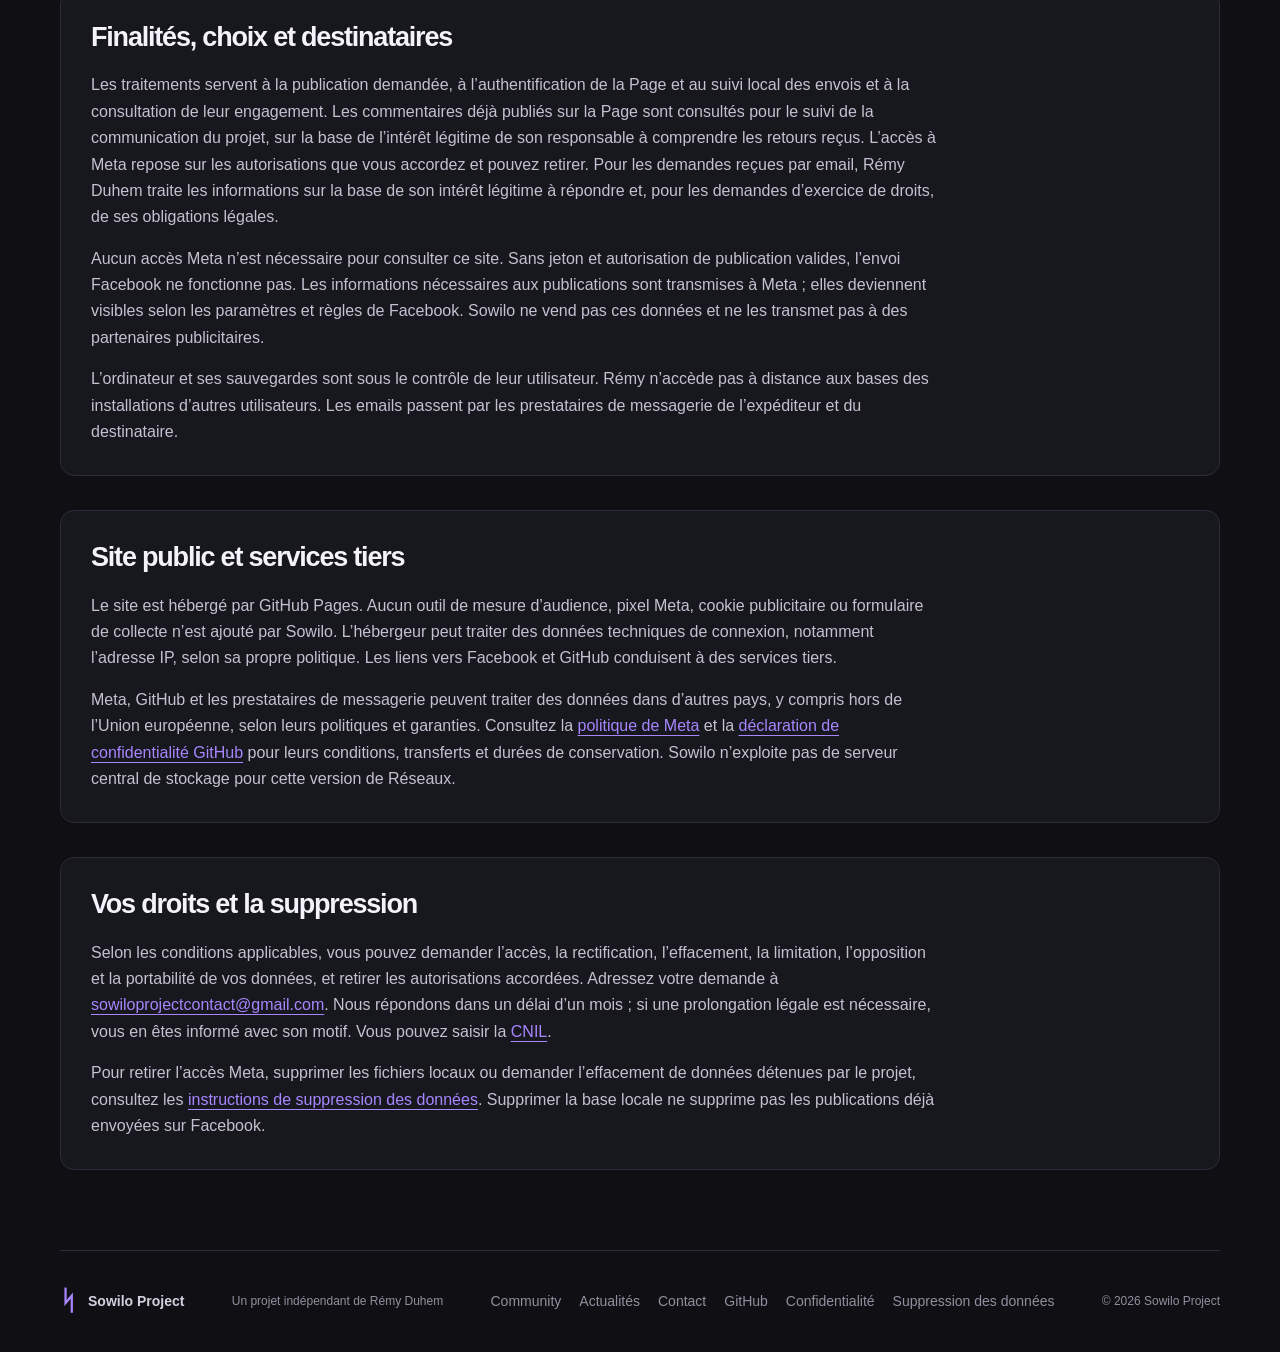
<file: confidentialite.html>
<!DOCTYPE html>
<html lang="fr">
<head>
  <meta charset="UTF-8">
  <meta name="viewport" content="width=device-width, initial-scale=1">
  <meta name="description" content="Confidentialité du site Sowilo et de Sowilo Réseaux : données, utilisation de Facebook, conservation et droits.">
  <meta property="og:type" content="website"><meta property="og:title" content="Politique de confidentialité | Sowilo"><meta property="og:description" content="Confidentialité du site Sowilo et de Sowilo Réseaux : données, utilisation de Facebook, conservation et droits."><meta property="og:site_name" content="Sowilo"><meta name="twitter:card" content="summary">
  <meta name="theme-color" content="#101014">
  <title>Politique de confidentialité | Sowilo</title>
  <link rel="icon" type="image/svg+xml" href="data:image/svg+xml,%3Csvg xmlns='http://www.w3.org/2000/svg' viewBox='0 0 64 64'%3E%3Crect width='64' height='64' rx='14' fill='%237c4aeb'/%3E%3Cpath d='M40 10 23 28l18 9-17 17' fill='none' stroke='white' stroke-width='5'/%3E%3C/svg%3E">
  <link rel="stylesheet" href="style.css">
</head>
<body>
<a class="skip-link" href="#main">Aller au contenu</a>
<header class="site-header"><div class="container header-inner"><a class="brand" href="index.html" aria-label="Sowilo — Accueil"><span class="brand-mark" aria-hidden="true">ᛋ</span><span>Sowilo <span class="brand-light">Project</span></span></a><nav aria-label="Navigation principale"><a href="index.html">Accueil</a><a href="community.html">Community</a><a href="boutique.html">Les briques</a><a href="blog.html">Actualités</a><a href="pro.html">Sowilo Pro</a><a href="contact.html">Contact</a></nav><a class="button button-small button-outline" href="community.html#installer">Essayer Community</a></div></header>
<main id="main"><section class="container page-intro"><span class="eyebrow">SOWILO RÉSEAUX · APPLICATION META SOWILO</span><h1>Politique de confidentialité</h1><p>Mise à jour : 27 octobre 2026. Cette politique concerne le site vitrine Sowilo et la première version locale de Sowilo Réseaux, connectée à Facebook.</p></section>
<section class="container page-content">
<div class="content-panel"><h2>Responsable et contact</h2><p>Rémy Duhem, porteur du projet indépendant Sowilo Project, est le contact pour les traitements décrits ici : <a href="mailto:sowiloprojectcontact@gmail.com">sowiloprojectcontact@gmail.com</a>. L’application déclarée auprès de Meta porte le nom Sowilo ; l’outil de publication sur ordinateur est Sowilo Réseaux.</p></div>
<div class="content-panel"><h2>Fonctionnement et données utilisées</h2><p>Sowilo Réseaux permet à l’administrateur d’une Page Facebook de préparer une publication, la relire et déclencher son envoi. La connexion interroge Meta pour reconnaître l’identifiant et le nom de la Page. Le jeton de Page autorise les appels API. Les textes, liens et images choisis sont transmis à Meta uniquement lors de l’envoi demandé. Sur demande de l’administrateur, l’onglet Statistiques lit aussi les indicateurs agrégés disponibles, les publications récentes, leurs compteurs et le texte de leurs commentaires principaux. Les noms et profils des auteurs ne sont pas demandés ; le texte d’un commentaire peut néanmoins contenir des données personnelles.</p><p>La version actuelle ne collecte pas les listes d’amis, messages privés, contacts, listes individuelles d’audience, données de paiement ou de compte publicitaire. Elle ne crée pas de compte utilisateur sur un serveur Sowilo et ne transmet pas les brouillons à une IA.</p></div>
<div class="content-panel"><h2>Stockage et durée de conservation</h2><p>Les statistiques et commentaires consultés restent en mémoire pendant leur consultation, sans cache disque ni collecte en arrière-plan. Fermer leur fenêtre retire leur affichage ; fermer l’application libère la session. Les brouillons et l’historique sont enregistrés sur l’ordinateur : textes, liens, chemins des images, date, identifiant de la Page ciblée lors d’un envoi, état, identifiant de publication et diagnostic technique limité. Les fichiers images restent à leur emplacement d’origine ; ils ne sont pas copiés dans la base. L’identifiant attendu, le nom attendu de la Page et la version API sont enregistrés dans les paramètres.</p><p>Le jeton saisi reste en mémoire pendant la session, jusqu’à son effacement ou la fermeture de l’application ; il n’est pas enregistré par Sowilo Réseaux dans ses fichiers. Si vous le fournissez par une variable d’environnement, cette source externe reste sous votre contrôle et doit être retirée séparément.</p><p>Les brouillons et l’historique n’ont pas de purge automatique : ils restent sur votre ordinateur jusqu’à leur suppression par son utilisateur. Les instructions ci-dessous permettent de supprimer l’ensemble de ces données. Si vous contactez le projet par email, l’adresse et le contenu du message servent au traitement de votre demande, pendant le temps nécessaire à sa résolution ; vous pouvez demander leur effacement. Une preuve minimale de traitement d’une demande peut être conservée si une obligation légale ou la défense d’un droit le nécessite.</p></div>
<div class="content-panel"><h2>Finalités, choix et destinataires</h2><p>Les traitements servent à la publication demandée, à l’authentification de la Page et au suivi local des envois et à la consultation de leur engagement. Les commentaires déjà publiés sur la Page sont consultés pour le suivi de la communication du projet, sur la base de l’intérêt légitime de son responsable à comprendre les retours reçus. L’accès à Meta repose sur les autorisations que vous accordez et pouvez retirer. Pour les demandes reçues par email, Rémy Duhem traite les informations sur la base de son intérêt légitime à répondre et, pour les demandes d’exercice de droits, de ses obligations légales.</p><p>Aucun accès Meta n’est nécessaire pour consulter ce site. Sans jeton et autorisation de publication valides, l’envoi Facebook ne fonctionne pas. Les informations nécessaires aux publications sont transmises à Meta ; elles deviennent visibles selon les paramètres et règles de Facebook. Sowilo ne vend pas ces données et ne les transmet pas à des partenaires publicitaires.</p><p>L’ordinateur et ses sauvegardes sont sous le contrôle de leur utilisateur. Rémy n’accède pas à distance aux bases des installations d’autres utilisateurs. Les emails passent par les prestataires de messagerie de l’expéditeur et du destinataire.</p></div>
<div class="content-panel"><h2>Site public et services tiers</h2><p>Le site est hébergé par GitHub Pages. Aucun outil de mesure d’audience, pixel Meta, cookie publicitaire ou formulaire de collecte n’est ajouté par Sowilo. L’hébergeur peut traiter des données techniques de connexion, notamment l’adresse IP, selon sa propre politique. Les liens vers Facebook et GitHub conduisent à des services tiers.</p><p>Meta, GitHub et les prestataires de messagerie peuvent traiter des données dans d’autres pays, y compris hors de l’Union européenne, selon leurs politiques et garanties. Consultez la <a href="https://www.facebook.com/privacy/policy/">politique de Meta</a> et la <a href="https://docs.github.com/fr/site-policy/privacy-policies/github-general-privacy-statement">déclaration de confidentialité GitHub</a> pour leurs conditions, transferts et durées de conservation. Sowilo n’exploite pas de serveur central de stockage pour cette version de Réseaux.</p></div>
<div class="content-panel"><h2>Vos droits et la suppression</h2><p>Selon les conditions applicables, vous pouvez demander l’accès, la rectification, l’effacement, la limitation, l’opposition et la portabilité de vos données, et retirer les autorisations accordées. Adressez votre demande à <a href="mailto:sowiloprojectcontact@gmail.com">sowiloprojectcontact@gmail.com</a>. Nous répondons dans un délai d’un mois ; si une prolongation légale est nécessaire, vous en êtes informé avec son motif. Vous pouvez saisir la <a href="https://www.cnil.fr/fr/plaintes">CNIL</a>.</p><p>Pour retirer l’accès Meta, supprimer les fichiers locaux ou demander l’effacement de données détenues par le projet, consultez les <a href="suppression-donnees.html">instructions de suppression des données</a>. Supprimer la base locale ne supprime pas les publications déjà envoyées sur Facebook.</p></div>
</section></main>
<footer class="container footer"><a class="brand" href="index.html"><span class="footer-rune" aria-hidden="true">ᛋ</span> Sowilo Project</a><p>Un projet indépendant de Rémy Duhem</p><nav class="footer-links" aria-label="Navigation de pied de page"><a href="community.html">Community</a><a href="blog.html">Actualités</a><a href="contact.html">Contact</a><a href="https://github.com/sowiloprojectcontact">GitHub</a><a href="confidentialite.html">Confidentialité</a><a href="suppression-donnees.html">Suppression des données</a></nav><span>© 2026 Sowilo Project</span></footer>
</body>
</html>
</file>
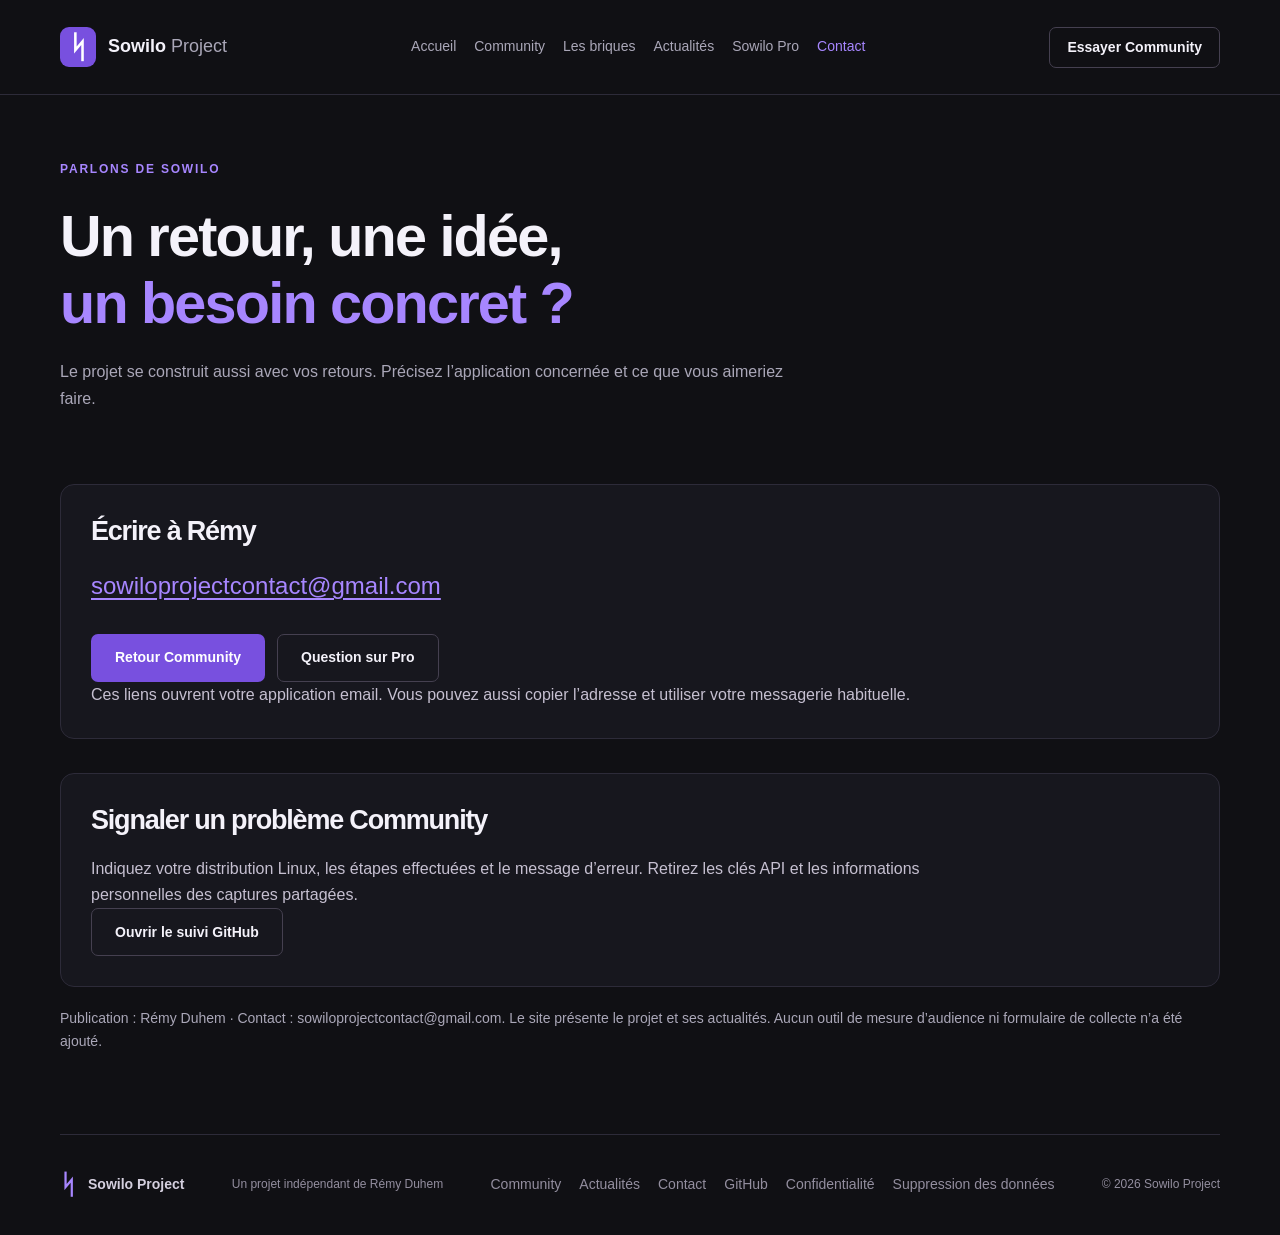
<file: contact.html>
<!DOCTYPE html>
<html lang="fr">
<head>
  <meta charset="UTF-8">
  <meta name="viewport" content="width=device-width, initial-scale=1">
  <meta name="description" content="Échangez avec Rémy Duhem sur Sowilo Community, un retour de test ou les usages de Sowilo Pro.">
  <meta property="og:type" content="website"><meta property="og:title" content="Contact et retours | Sowilo"><meta property="og:description" content="Échangez avec Rémy Duhem sur Sowilo Community, un retour de test ou les usages de Sowilo Pro."><meta property="og:site_name" content="Sowilo"><meta name="twitter:card" content="summary">
  <meta name="theme-color" content="#101014">
  <title>Contact et retours | Sowilo</title>
  <link rel="icon" type="image/svg+xml" href="data:image/svg+xml,%3Csvg xmlns='http://www.w3.org/2000/svg' viewBox='0 0 64 64'%3E%3Crect width='64' height='64' rx='14' fill='%237c4aeb'/%3E%3Cpath d='M40 10 23 28l18 9-17 17' fill='none' stroke='white' stroke-width='5'/%3E%3C/svg%3E">
  <link rel="stylesheet" href="style.css">
</head>
<body>
<a class="skip-link" href="#main">Aller au contenu</a>
<header class="site-header"><div class="container header-inner"><a class="brand" href="index.html" aria-label="Sowilo — Accueil"><span class="brand-mark" aria-hidden="true">ᛋ</span><span>Sowilo <span class="brand-light">Project</span></span></a><nav aria-label="Navigation principale"><a href="index.html">Accueil</a><a href="community.html">Community</a><a href="boutique.html">Les briques</a><a href="blog.html">Actualités</a><a href="pro.html">Sowilo Pro</a><a href="contact.html" aria-current="page">Contact</a></nav><a class="button button-small button-outline" href="community.html#installer">Essayer Community</a></div></header>
<main id="main"><section class="container page-intro"><span class="eyebrow">PARLONS DE SOWILO</span><h1>Un retour, une idée,<br><span>un besoin concret ?</span></h1><p>Le projet se construit aussi avec vos retours. Précisez l’application concernée et ce que vous aimeriez faire.</p></section><section class="container page-content"><div class="content-panel"><h2>Écrire à Rémy</h2><p><a class="contact-address" href="mailto:sowiloprojectcontact@gmail.com">sowiloprojectcontact@gmail.com</a></p><div class="actions"><a class="button button-primary" href="mailto:sowiloprojectcontact@gmail.com?subject=Retour%20Sowilo%20Community">Retour Community</a><a class="button button-outline" href="mailto:sowiloprojectcontact@gmail.com?subject=Question%20sur%20Sowilo%20Pro">Question sur Pro</a></div><p>Ces liens ouvrent votre application email. Vous pouvez aussi copier l’adresse et utiliser votre messagerie habituelle.</p></div><div class="content-panel"><h2>Signaler un problème Community</h2><p>Indiquez votre distribution Linux, les étapes effectuées et le message d’erreur. Retirez les clés API et les informations personnelles des captures partagées.</p><a class="button button-outline" href="https://github.com/sowiloprojectcontact/sowilo-community/issues">Ouvrir le suivi GitHub</a></div><p class="release-note">Publication : Rémy Duhem · Contact : sowiloprojectcontact@gmail.com. Le site présente le projet et ses actualités. Aucun outil de mesure d’audience ni formulaire de collecte n’a été ajouté.</p></section></main>
<footer class="container footer"><a class="brand" href="index.html"><span class="footer-rune" aria-hidden="true">ᛋ</span> Sowilo Project</a><p>Un projet indépendant de Rémy Duhem</p><nav class="footer-links" aria-label="Navigation de pied de page"><a href="community.html">Community</a><a href="blog.html">Actualités</a><a href="contact.html">Contact</a><a href="https://github.com/sowiloprojectcontact">GitHub</a><a href="confidentialite.html">Confidentialité</a><a href="suppression-donnees.html">Suppression des données</a></nav><span>© 2026 Sowilo Project</span></footer>
</body>
</html>
</file>
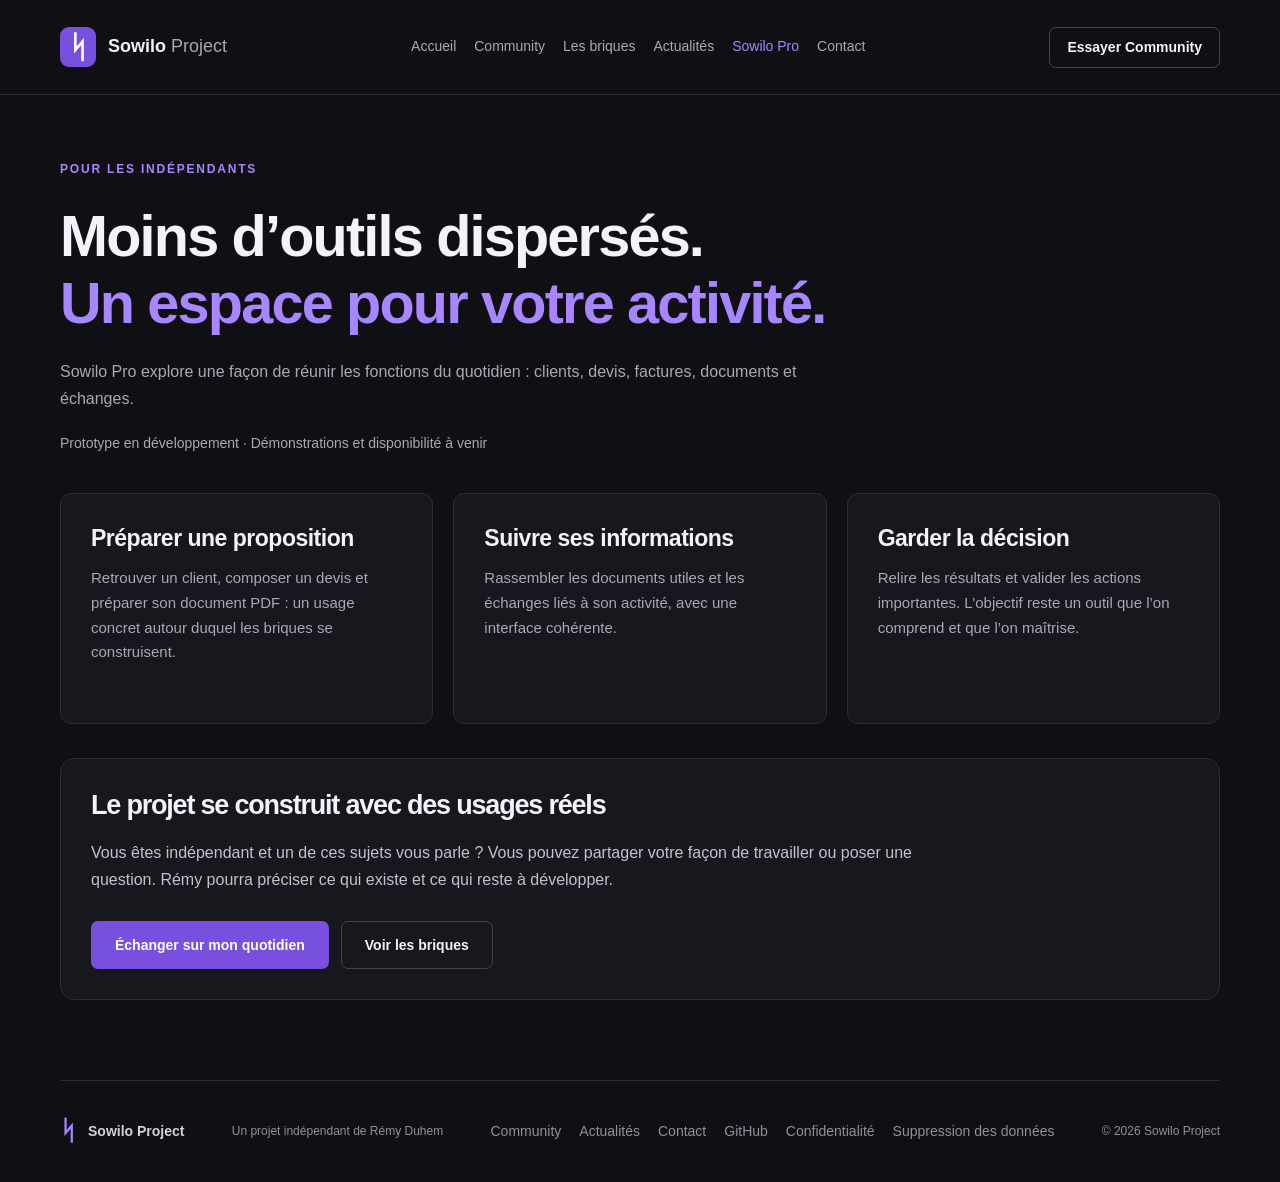
<file: pro.html>
<!DOCTYPE html>
<html lang="fr">
<head>
  <meta charset="UTF-8">
  <meta name="viewport" content="width=device-width, initial-scale=1">
  <meta name="description" content="Découvrez les usages explorés avec Sowilo Pro pour les indépendants : clients, devis, factures, documents et emails.">
  <meta property="og:type" content="website"><meta property="og:title" content="Sowilo Pro pour les indépendants | Sowilo"><meta property="og:description" content="Découvrez les usages explorés avec Sowilo Pro pour les indépendants : clients, devis, factures, documents et emails."><meta property="og:site_name" content="Sowilo"><meta name="twitter:card" content="summary">
  <meta name="theme-color" content="#101014">
  <title>Sowilo Pro pour les indépendants | Sowilo</title>
  <link rel="icon" type="image/svg+xml" href="data:image/svg+xml,%3Csvg xmlns='http://www.w3.org/2000/svg' viewBox='0 0 64 64'%3E%3Crect width='64' height='64' rx='14' fill='%237c4aeb'/%3E%3Cpath d='M40 10 23 28l18 9-17 17' fill='none' stroke='white' stroke-width='5'/%3E%3C/svg%3E">
  <link rel="stylesheet" href="style.css">
</head>
<body>
<a class="skip-link" href="#main">Aller au contenu</a>
<header class="site-header"><div class="container header-inner"><a class="brand" href="index.html" aria-label="Sowilo — Accueil"><span class="brand-mark" aria-hidden="true">ᛋ</span><span>Sowilo <span class="brand-light">Project</span></span></a><nav aria-label="Navigation principale"><a href="index.html">Accueil</a><a href="community.html">Community</a><a href="boutique.html">Les briques</a><a href="blog.html">Actualités</a><a href="pro.html" aria-current="page">Sowilo Pro</a><a href="contact.html">Contact</a></nav><a class="button button-small button-outline" href="community.html#installer">Essayer Community</a></div></header>
<main id="main"><section class="container page-intro"><span class="eyebrow">POUR LES INDÉPENDANTS</span><h1>Moins d’outils dispersés.<br><span>Un espace pour votre activité.</span></h1><p>Sowilo Pro explore une façon de réunir les fonctions du quotidien : clients, devis, factures, documents et échanges.</p><p class="release-note">Prototype en développement · Démonstrations et disponibilité à venir</p></section><section class="container page-content"><div class="app-grid"><article class="app-card"><h2>Préparer une proposition</h2><p>Retrouver un client, composer un devis et préparer son document PDF : un usage concret autour duquel les briques se construisent.</p></article><article class="app-card"><h2>Suivre ses informations</h2><p>Rassembler les documents utiles et les échanges liés à son activité, avec une interface cohérente.</p></article><article class="app-card"><h2>Garder la décision</h2><p>Relire les résultats et valider les actions importantes. L’objectif reste un outil que l’on comprend et que l’on maîtrise.</p></article></div><div class="content-panel"><h2>Le projet se construit avec des usages réels</h2><p>Vous êtes indépendant et un de ces sujets vous parle ? Vous pouvez partager votre façon de travailler ou poser une question. Rémy pourra préciser ce qui existe et ce qui reste à développer.</p><div class="actions"><a class="button button-primary" href="contact.html">Échanger sur mon quotidien</a><a class="button button-outline" href="boutique.html">Voir les briques</a></div></div></section></main>
<footer class="container footer"><a class="brand" href="index.html"><span class="footer-rune" aria-hidden="true">ᛋ</span> Sowilo Project</a><p>Un projet indépendant de Rémy Duhem</p><nav class="footer-links" aria-label="Navigation de pied de page"><a href="community.html">Community</a><a href="blog.html">Actualités</a><a href="contact.html">Contact</a><a href="https://github.com/sowiloprojectcontact">GitHub</a><a href="confidentialite.html">Confidentialité</a><a href="suppression-donnees.html">Suppression des données</a></nav><span>© 2026 Sowilo Project</span></footer>
</body>
</html>
</file>
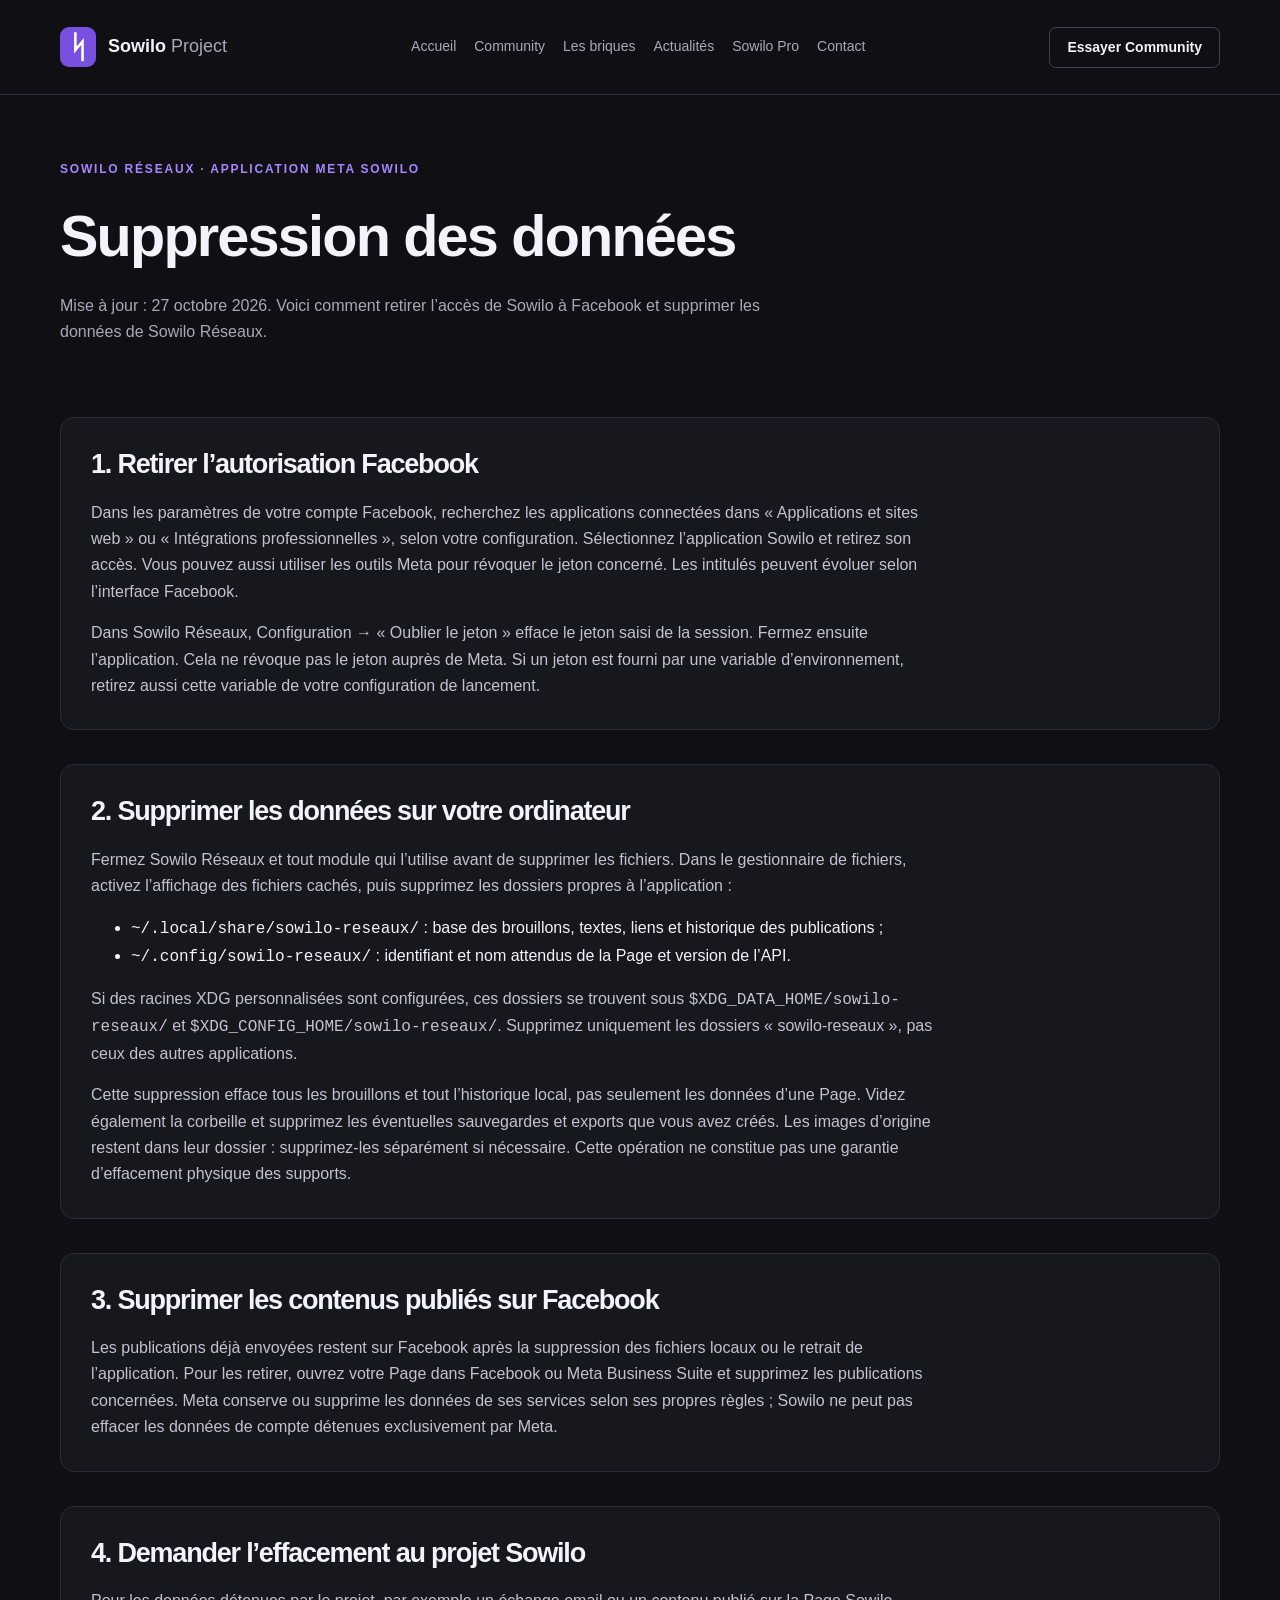
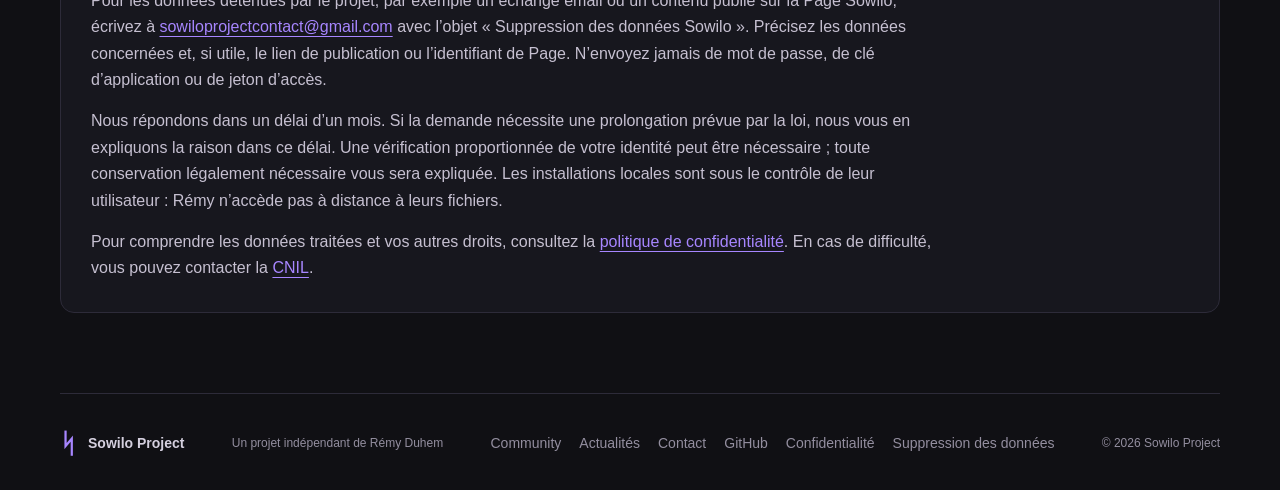
<file: suppression-donnees.html>
<!DOCTYPE html>
<html lang="fr">
<head>
  <meta charset="UTF-8">
  <meta name="viewport" content="width=device-width, initial-scale=1">
  <meta name="description" content="Retirer les autorisations Facebook de Sowilo et supprimer les données locales de Sowilo Réseaux.">
  <meta property="og:type" content="website"><meta property="og:title" content="Suppression des données | Sowilo"><meta property="og:description" content="Retirer les autorisations Facebook de Sowilo et supprimer les données locales de Sowilo Réseaux."><meta property="og:site_name" content="Sowilo"><meta name="twitter:card" content="summary">
  <meta name="theme-color" content="#101014">
  <title>Suppression des données | Sowilo</title>
  <link rel="icon" type="image/svg+xml" href="data:image/svg+xml,%3Csvg xmlns='http://www.w3.org/2000/svg' viewBox='0 0 64 64'%3E%3Crect width='64' height='64' rx='14' fill='%237c4aeb'/%3E%3Cpath d='M40 10 23 28l18 9-17 17' fill='none' stroke='white' stroke-width='5'/%3E%3C/svg%3E">
  <link rel="stylesheet" href="style.css">
</head>
<body>
<a class="skip-link" href="#main">Aller au contenu</a>
<header class="site-header"><div class="container header-inner"><a class="brand" href="index.html" aria-label="Sowilo — Accueil"><span class="brand-mark" aria-hidden="true">ᛋ</span><span>Sowilo <span class="brand-light">Project</span></span></a><nav aria-label="Navigation principale"><a href="index.html">Accueil</a><a href="community.html">Community</a><a href="boutique.html">Les briques</a><a href="blog.html">Actualités</a><a href="pro.html">Sowilo Pro</a><a href="contact.html">Contact</a></nav><a class="button button-small button-outline" href="community.html#installer">Essayer Community</a></div></header>
<main id="main"><section class="container page-intro"><span class="eyebrow">SOWILO RÉSEAUX · APPLICATION META SOWILO</span><h1>Suppression des données</h1><p>Mise à jour : 27 octobre 2026. Voici comment retirer l’accès de Sowilo à Facebook et supprimer les données de Sowilo Réseaux.</p></section>
<section class="container page-content">
<div class="content-panel"><h2>1. Retirer l’autorisation Facebook</h2><p>Dans les paramètres de votre compte Facebook, recherchez les applications connectées dans « Applications et sites web » ou « Intégrations professionnelles », selon votre configuration. Sélectionnez l’application Sowilo et retirez son accès. Vous pouvez aussi utiliser les outils Meta pour révoquer le jeton concerné. Les intitulés peuvent évoluer selon l’interface Facebook.</p><p>Dans Sowilo Réseaux, Configuration → « Oublier le jeton » efface le jeton saisi de la session. Fermez ensuite l’application. Cela ne révoque pas le jeton auprès de Meta. Si un jeton est fourni par une variable d’environnement, retirez aussi cette variable de votre configuration de lancement.</p></div>
<div class="content-panel"><h2>2. Supprimer les données sur votre ordinateur</h2><p>Fermez Sowilo Réseaux et tout module qui l’utilise avant de supprimer les fichiers. Dans le gestionnaire de fichiers, activez l’affichage des fichiers cachés, puis supprimez les dossiers propres à l’application :</p><ul><li><code>~/.local/share/sowilo-reseaux/</code> : base des brouillons, textes, liens et historique des publications ;</li><li><code>~/.config/sowilo-reseaux/</code> : identifiant et nom attendus de la Page et version de l’API.</li></ul><p>Si des racines XDG personnalisées sont configurées, ces dossiers se trouvent sous <code>$XDG_DATA_HOME/sowilo-reseaux/</code> et <code>$XDG_CONFIG_HOME/sowilo-reseaux/</code>. Supprimez uniquement les dossiers « sowilo-reseaux », pas ceux des autres applications.</p><p>Cette suppression efface tous les brouillons et tout l’historique local, pas seulement les données d’une Page. Videz également la corbeille et supprimez les éventuelles sauvegardes et exports que vous avez créés. Les images d’origine restent dans leur dossier : supprimez-les séparément si nécessaire. Cette opération ne constitue pas une garantie d’effacement physique des supports.</p></div>
<div class="content-panel"><h2>3. Supprimer les contenus publiés sur Facebook</h2><p>Les publications déjà envoyées restent sur Facebook après la suppression des fichiers locaux ou le retrait de l’application. Pour les retirer, ouvrez votre Page dans Facebook ou Meta Business Suite et supprimez les publications concernées. Meta conserve ou supprime les données de ses services selon ses propres règles ; Sowilo ne peut pas effacer les données de compte détenues exclusivement par Meta.</p></div>
<div class="content-panel"><h2>4. Demander l’effacement au projet Sowilo</h2><p>Pour les données détenues par le projet, par exemple un échange email ou un contenu publié sur la Page Sowilo, écrivez à <a href="mailto:sowiloprojectcontact@gmail.com?subject=Suppression%20des%20donn%C3%A9es%20Sowilo">sowiloprojectcontact@gmail.com</a> avec l’objet « Suppression des données Sowilo ». Précisez les données concernées et, si utile, le lien de publication ou l’identifiant de Page. N’envoyez jamais de mot de passe, de clé d’application ou de jeton d’accès.</p><p>Nous répondons dans un délai d’un mois. Si la demande nécessite une prolongation prévue par la loi, nous vous en expliquons la raison dans ce délai. Une vérification proportionnée de votre identité peut être nécessaire ; toute conservation légalement nécessaire vous sera expliquée. Les installations locales sont sous le contrôle de leur utilisateur : Rémy n’accède pas à distance à leurs fichiers.</p><p>Pour comprendre les données traitées et vos autres droits, consultez la <a href="confidentialite.html">politique de confidentialité</a>. En cas de difficulté, vous pouvez contacter la <a href="https://www.cnil.fr/fr/plaintes">CNIL</a>.</p></div>
</section></main>
<footer class="container footer"><a class="brand" href="index.html"><span class="footer-rune" aria-hidden="true">ᛋ</span> Sowilo Project</a><p>Un projet indépendant de Rémy Duhem</p><nav class="footer-links" aria-label="Navigation de pied de page"><a href="community.html">Community</a><a href="blog.html">Actualités</a><a href="contact.html">Contact</a><a href="https://github.com/sowiloprojectcontact">GitHub</a><a href="confidentialite.html">Confidentialité</a><a href="suppression-donnees.html">Suppression des données</a></nav><span>© 2026 Sowilo Project</span></footer>
</body>
</html>
</file>
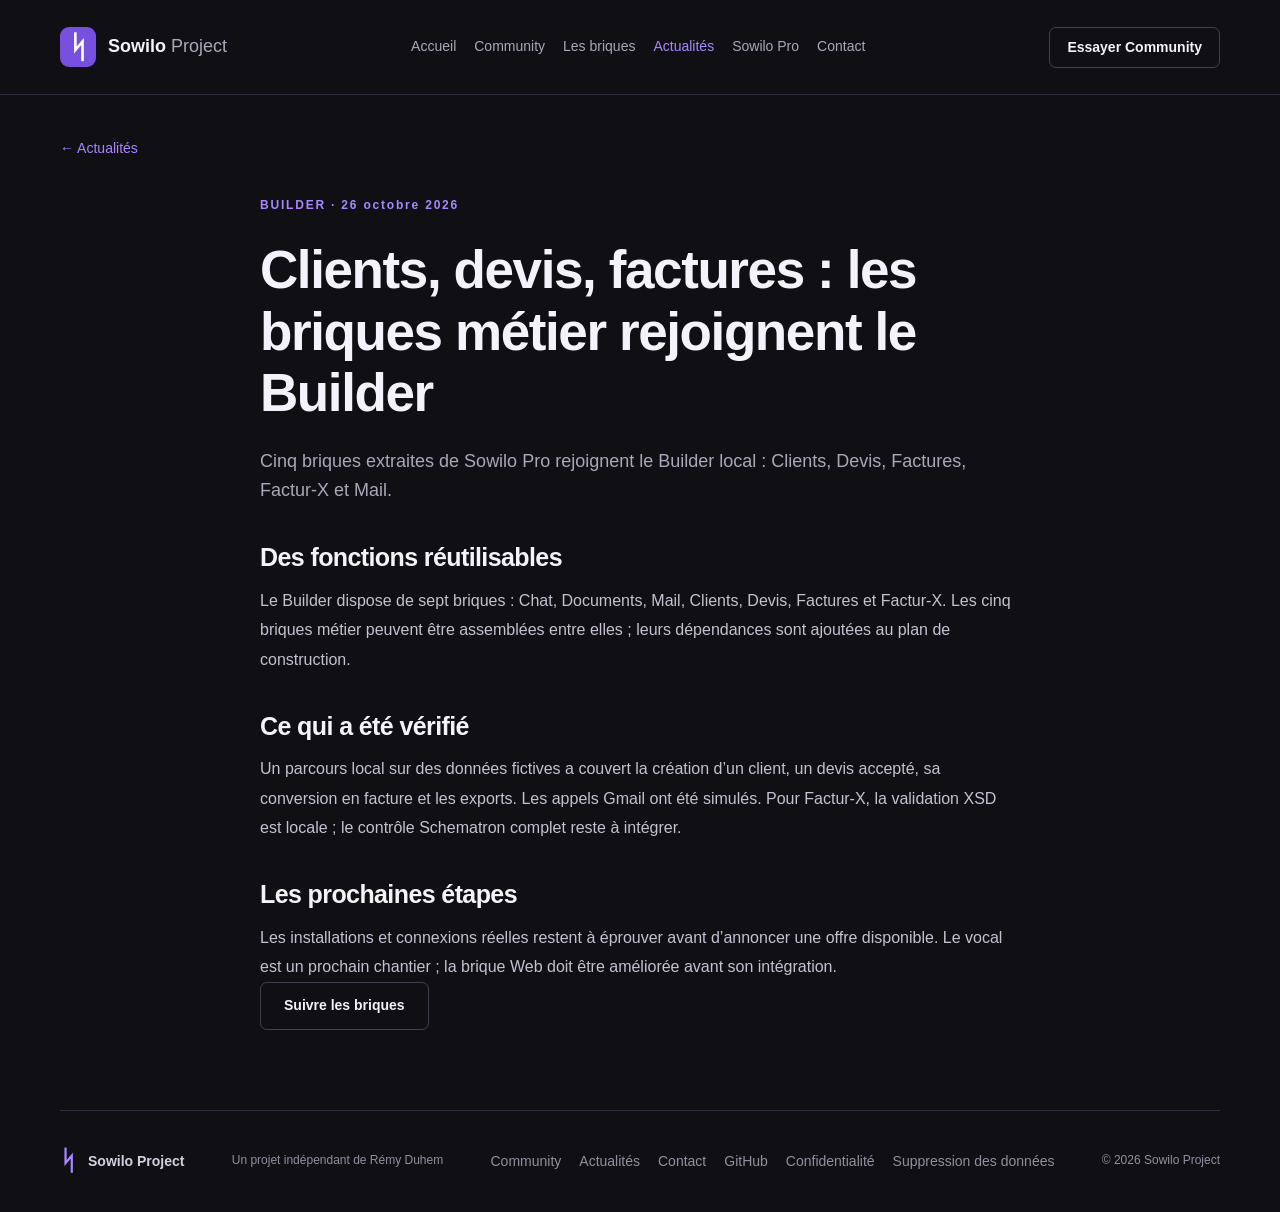
<file: articles/builder-briques-metier.html>
<!DOCTYPE html>
<html lang="fr">
<head>
  <meta charset="UTF-8">
  <meta name="viewport" content="width=device-width, initial-scale=1">
  <meta name="description" content="Cinq briques extraites de Sowilo Pro rejoignent le Builder local : Clients, Devis, Factures, Factur-X et Mail.">
  <meta property="og:type" content="website"><meta property="og:title" content="Clients, devis, factures : les briques métier rejoignent le Builder | Sowilo"><meta property="og:description" content="Cinq briques extraites de Sowilo Pro rejoignent le Builder local : Clients, Devis, Factures, Factur-X et Mail."><meta property="og:site_name" content="Sowilo"><meta name="twitter:card" content="summary">
  <meta name="theme-color" content="#101014">
  <title>Clients, devis, factures : les briques métier rejoignent le Builder | Sowilo</title>
  <link rel="icon" type="image/svg+xml" href="data:image/svg+xml,%3Csvg xmlns='http://www.w3.org/2000/svg' viewBox='0 0 64 64'%3E%3Crect width='64' height='64' rx='14' fill='%237c4aeb'/%3E%3Cpath d='M40 10 23 28l18 9-17 17' fill='none' stroke='white' stroke-width='5'/%3E%3C/svg%3E">
  <link rel="stylesheet" href="../style.css">
</head>
<body>
<a class="skip-link" href="#main">Aller au contenu</a>
<header class="site-header"><div class="container header-inner"><a class="brand" href="../index.html" aria-label="Sowilo — Accueil"><span class="brand-mark" aria-hidden="true">ᛋ</span><span>Sowilo <span class="brand-light">Project</span></span></a><nav aria-label="Navigation principale"><a href="../index.html">Accueil</a><a href="../community.html">Community</a><a href="../boutique.html">Les briques</a><a href="../blog.html" aria-current="page">Actualités</a><a href="../pro.html">Sowilo Pro</a><a href="../contact.html">Contact</a></nav><a class="button button-small button-outline" href="../community.html#installer">Essayer Community</a></div></header>
<main id="main"><div class="container article-wrap"><a class="back-link" href="../blog.html">← Actualités</a><article class="article-body"><header><span class="eyebrow">BUILDER · <time datetime="2026-10-26">26 octobre 2026</time></span><h1>Clients, devis, factures : les briques métier rejoignent le Builder</h1><p class="article-lead">Cinq briques extraites de Sowilo Pro rejoignent le Builder local : Clients, Devis, Factures, Factur-X et Mail.</p></header><section><h2>Des fonctions réutilisables</h2><p>Le Builder dispose de sept briques : Chat, Documents, Mail, Clients, Devis, Factures et Factur-X. Les cinq briques métier peuvent être assemblées entre elles ; leurs dépendances sont ajoutées au plan de construction.</p></section><section><h2>Ce qui a été vérifié</h2><p>Un parcours local sur des données fictives a couvert la création d’un client, un devis accepté, sa conversion en facture et les exports. Les appels Gmail ont été simulés. Pour Factur-X, la validation XSD est locale ; le contrôle Schematron complet reste à intégrer.</p></section><section><h2>Les prochaines étapes</h2><p>Les installations et connexions réelles restent à éprouver avant d’annoncer une offre disponible. Le vocal est un prochain chantier ; la brique Web doit être améliorée avant son intégration.</p><a class="button button-outline" href="../boutique.html">Suivre les briques</a></section></article></div></main>
<footer class="container footer"><a class="brand" href="../index.html"><span class="footer-rune" aria-hidden="true">ᛋ</span> Sowilo Project</a><p>Un projet indépendant de Rémy Duhem</p><nav class="footer-links" aria-label="Navigation de pied de page"><a href="../community.html">Community</a><a href="../blog.html">Actualités</a><a href="../contact.html">Contact</a><a href="https://github.com/sowiloprojectcontact">GitHub</a><a href="../confidentialite.html">Confidentialité</a><a href="../suppression-donnees.html">Suppression des données</a></nav><span>© 2026 Sowilo Project</span></footer>
</body>
</html>
</file>
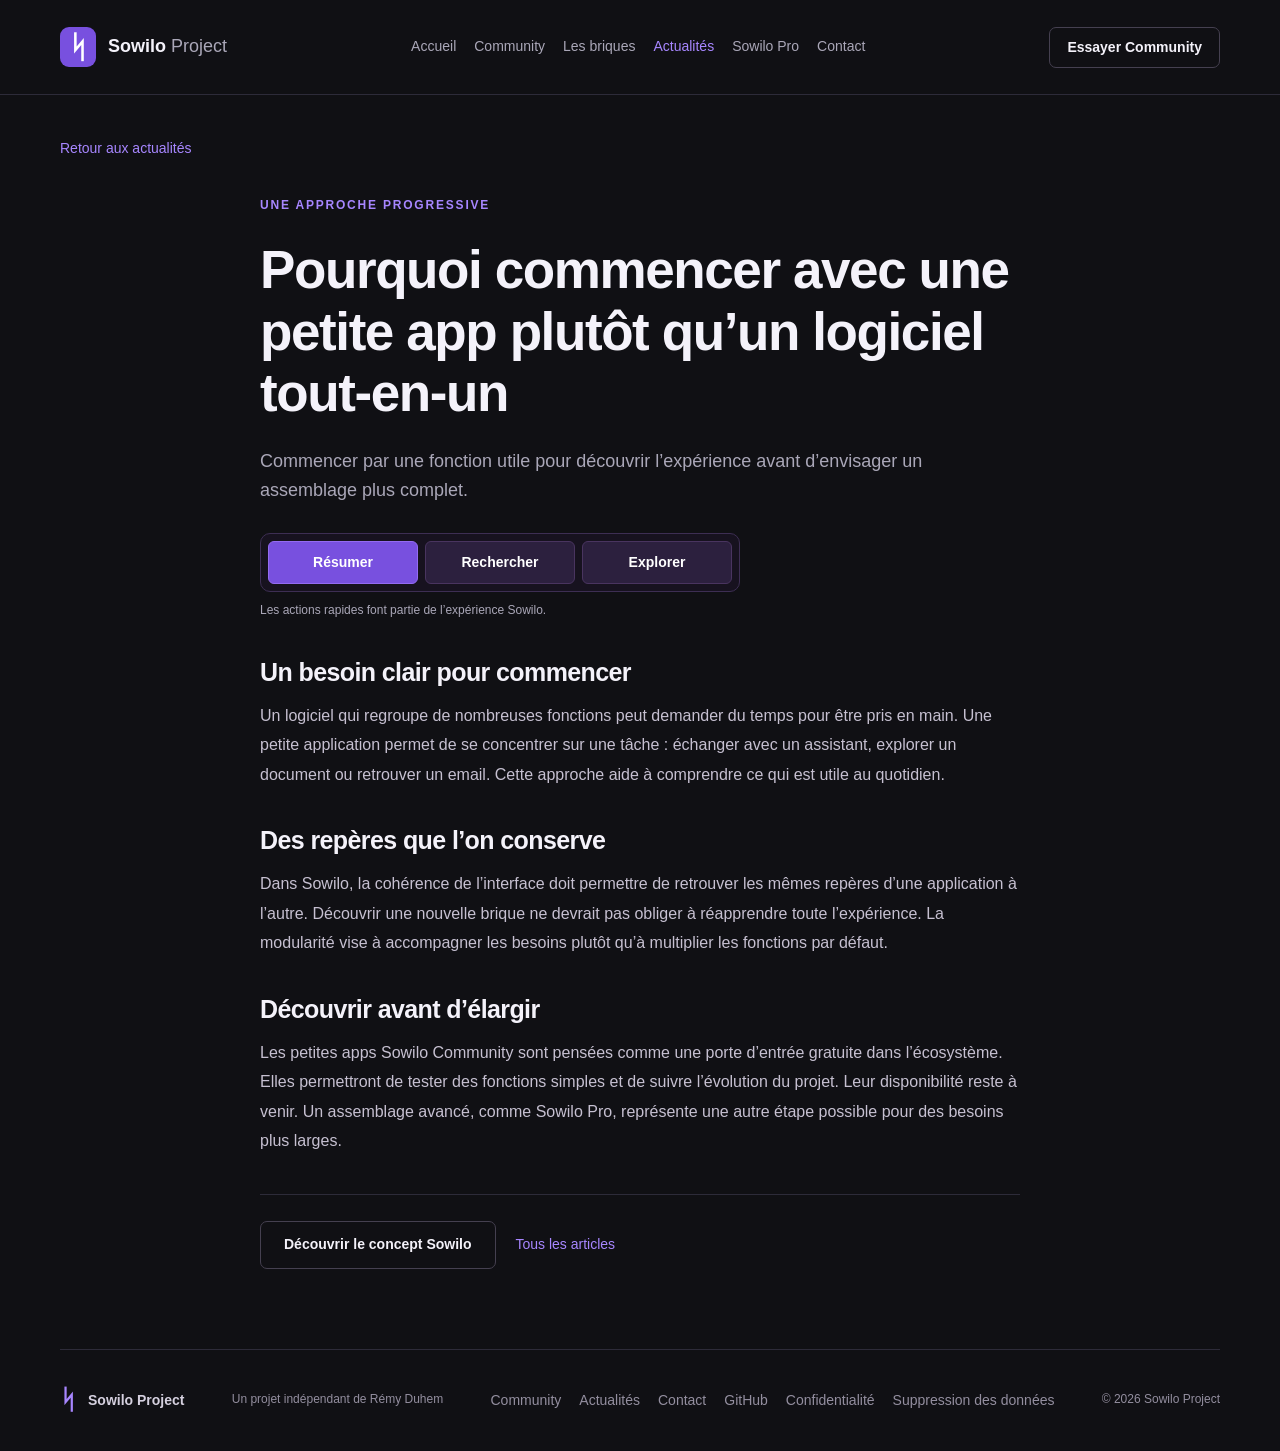
<file: articles/commencer-avec-une-petite-app.html>
<!DOCTYPE html>
<html lang="fr">
<head>
  <meta charset="UTF-8">
  <meta name="viewport" content="width=device-width, initial-scale=1">
  <meta name="description" content="Commencer par une fonction utile pour découvrir l’expérience avant d’envisager un assemblage plus complet.">
  <meta property="og:type" content="website"><meta property="og:title" content="Pourquoi commencer avec une petite app plutôt qu’un logiciel tout-en-un | Sowilo Project"><meta property="og:description" content="Commencer par une fonction utile pour découvrir l’expérience avant d’envisager un assemblage plus complet."><meta property="og:site_name" content="Sowilo"><meta name="twitter:card" content="summary">
  <meta name="theme-color" content="#101014">
  <title>Pourquoi commencer avec une petite app plutôt qu’un logiciel tout-en-un | Sowilo Project</title>
  <link rel="icon" type="image/svg+xml" href="data:image/svg+xml,%3Csvg xmlns='http://www.w3.org/2000/svg' viewBox='0 0 64 64'%3E%3Crect width='64' height='64' rx='14' fill='%237c4aeb'/%3E%3Cpath d='M40 10 23 28l18 9-17 17' fill='none' stroke='white' stroke-width='5'/%3E%3C/svg%3E">
  <link rel="stylesheet" href="../style.css">
</head>
<body>
<a class="skip-link" href="#main">Aller au contenu</a>
<header class="site-header"><div class="container header-inner"><a class="brand" href="../index.html" aria-label="Sowilo — Accueil"><span class="brand-mark" aria-hidden="true">ᛋ</span><span>Sowilo <span class="brand-light">Project</span></span></a><nav aria-label="Navigation principale"><a href="../index.html">Accueil</a><a href="../community.html">Community</a><a href="../boutique.html">Les briques</a><a href="../blog.html" aria-current="page">Actualités</a><a href="../pro.html">Sowilo Pro</a><a href="../contact.html">Contact</a></nav><a class="button button-small button-outline" href="../community.html#installer">Essayer Community</a></div></header>
<main id="main">
<div class="container article-wrap"><a class="back-link" href="../blog.html">Retour aux actualités</a><article class="article-body"><header><span class="eyebrow">UNE APPROCHE PROGRESSIVE</span><h1>Pourquoi commencer avec une petite app plutôt qu’un logiciel tout-en-un</h1><p class="article-lead">Commencer par une fonction utile pour découvrir l’expérience avant d’envisager un assemblage plus complet.</p></header><div class="quick-signature"><div class="quick-actions" role="group" aria-label="Aperçu des trois actions rapides Sowilo"><button class="quick-action quick-action-highlight" type="button" disabled>Résumer</button><button class="quick-action" type="button" disabled>Rechercher</button><button class="quick-action" type="button" disabled>Explorer</button></div><p>Les actions rapides font partie de l’expérience Sowilo.</p></div><section><h2>Un besoin clair pour commencer</h2><p>Un logiciel qui regroupe de nombreuses fonctions peut demander du temps pour être pris en main. Une petite application permet de se concentrer sur une tâche : échanger avec un assistant, explorer un document ou retrouver un email. Cette approche aide à comprendre ce qui est utile au quotidien.</p></section><section><h2>Des repères que l’on conserve</h2><p>Dans Sowilo, la cohérence de l’interface doit permettre de retrouver les mêmes repères d’une application à l’autre. Découvrir une nouvelle brique ne devrait pas obliger à réapprendre toute l’expérience. La modularité vise à accompagner les besoins plutôt qu’à multiplier les fonctions par défaut.</p></section><section><h2>Découvrir avant d’élargir</h2><p>Les petites apps Sowilo Community sont pensées comme une porte d’entrée gratuite dans l’écosystème. Elles permettront de tester des fonctions simples et de suivre l’évolution du projet. Leur disponibilité reste à venir. Un assemblage avancé, comme Sowilo Pro, représente une autre étape possible pour des besoins plus larges.</p></section><div class="article-end"><a class="button button-outline" href="../index.html#concept">Découvrir le concept Sowilo</a><a class="back-link" href="../blog.html">Tous les articles</a></div></article></div>
</main>
<footer class="container footer"><a class="brand" href="../index.html"><span class="footer-rune" aria-hidden="true">ᛋ</span> Sowilo Project</a><p>Un projet indépendant de Rémy Duhem</p><nav class="footer-links" aria-label="Navigation de pied de page"><a href="../community.html">Community</a><a href="../blog.html">Actualités</a><a href="../contact.html">Contact</a><a href="https://github.com/sowiloprojectcontact">GitHub</a><a href="../confidentialite.html">Confidentialité</a><a href="../suppression-donnees.html">Suppression des données</a></nav><span>© 2026 Sowilo Project</span></footer>
</body>
</html>
</file>
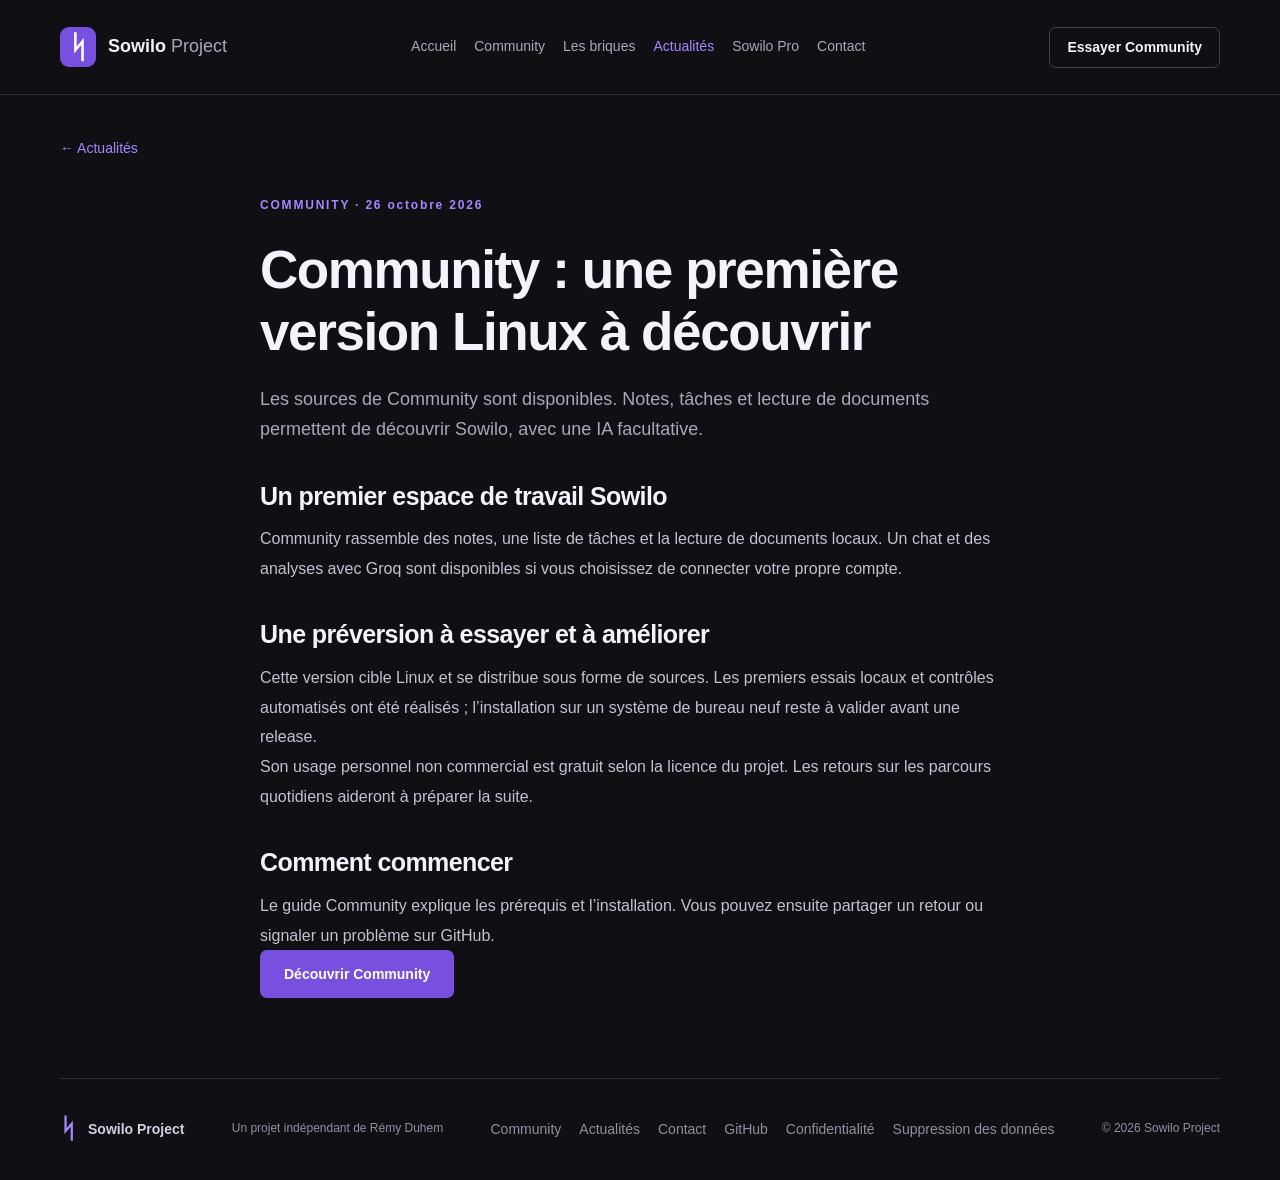
<file: articles/community-premiers-pas.html>
<!DOCTYPE html>
<html lang="fr">
<head>
  <meta charset="UTF-8">
  <meta name="viewport" content="width=device-width, initial-scale=1">
  <meta name="description" content="Les sources de Community sont disponibles. Notes, tâches et lecture de documents permettent de découvrir Sowilo, avec une IA facultative.">
  <meta property="og:type" content="website"><meta property="og:title" content="Community : une première version Linux à découvrir | Sowilo"><meta property="og:description" content="Les sources de Community sont disponibles. Notes, tâches et lecture de documents permettent de découvrir Sowilo, avec une IA facultative."><meta property="og:site_name" content="Sowilo"><meta name="twitter:card" content="summary">
  <meta name="theme-color" content="#101014">
  <title>Community : une première version Linux à découvrir | Sowilo</title>
  <link rel="icon" type="image/svg+xml" href="data:image/svg+xml,%3Csvg xmlns='http://www.w3.org/2000/svg' viewBox='0 0 64 64'%3E%3Crect width='64' height='64' rx='14' fill='%237c4aeb'/%3E%3Cpath d='M40 10 23 28l18 9-17 17' fill='none' stroke='white' stroke-width='5'/%3E%3C/svg%3E">
  <link rel="stylesheet" href="../style.css">
</head>
<body>
<a class="skip-link" href="#main">Aller au contenu</a>
<header class="site-header"><div class="container header-inner"><a class="brand" href="../index.html" aria-label="Sowilo — Accueil"><span class="brand-mark" aria-hidden="true">ᛋ</span><span>Sowilo <span class="brand-light">Project</span></span></a><nav aria-label="Navigation principale"><a href="../index.html">Accueil</a><a href="../community.html">Community</a><a href="../boutique.html">Les briques</a><a href="../blog.html" aria-current="page">Actualités</a><a href="../pro.html">Sowilo Pro</a><a href="../contact.html">Contact</a></nav><a class="button button-small button-outline" href="../community.html#installer">Essayer Community</a></div></header>
<main id="main"><div class="container article-wrap"><a class="back-link" href="../blog.html">← Actualités</a><article class="article-body"><header><span class="eyebrow">COMMUNITY · <time datetime="2026-10-26">26 octobre 2026</time></span><h1>Community : une première version Linux à découvrir</h1><p class="article-lead">Les sources de Community sont disponibles. Notes, tâches et lecture de documents permettent de découvrir Sowilo, avec une IA facultative.</p></header><section><h2>Un premier espace de travail Sowilo</h2><p>Community rassemble des notes, une liste de tâches et la lecture de documents locaux. Un chat et des analyses avec Groq sont disponibles si vous choisissez de connecter votre propre compte.</p></section><section><h2>Une préversion à essayer et à améliorer</h2><p>Cette version cible Linux et se distribue sous forme de sources. Les premiers essais locaux et contrôles automatisés ont été réalisés ; l’installation sur un système de bureau neuf reste à valider avant une release.</p><p>Son usage personnel non commercial est gratuit selon la licence du projet. Les retours sur les parcours quotidiens aideront à préparer la suite.</p></section><section><h2>Comment commencer</h2><p>Le guide Community explique les prérequis et l’installation. Vous pouvez ensuite partager un retour ou signaler un problème sur GitHub.</p><a class="button button-primary" href="../community.html">Découvrir Community</a></section></article></div></main>
<footer class="container footer"><a class="brand" href="../index.html"><span class="footer-rune" aria-hidden="true">ᛋ</span> Sowilo Project</a><p>Un projet indépendant de Rémy Duhem</p><nav class="footer-links" aria-label="Navigation de pied de page"><a href="../community.html">Community</a><a href="../blog.html">Actualités</a><a href="../contact.html">Contact</a><a href="https://github.com/sowiloprojectcontact">GitHub</a><a href="../confidentialite.html">Confidentialité</a><a href="../suppression-donnees.html">Suppression des données</a></nav><span>© 2026 Sowilo Project</span></footer>
</body>
</html>
</file>
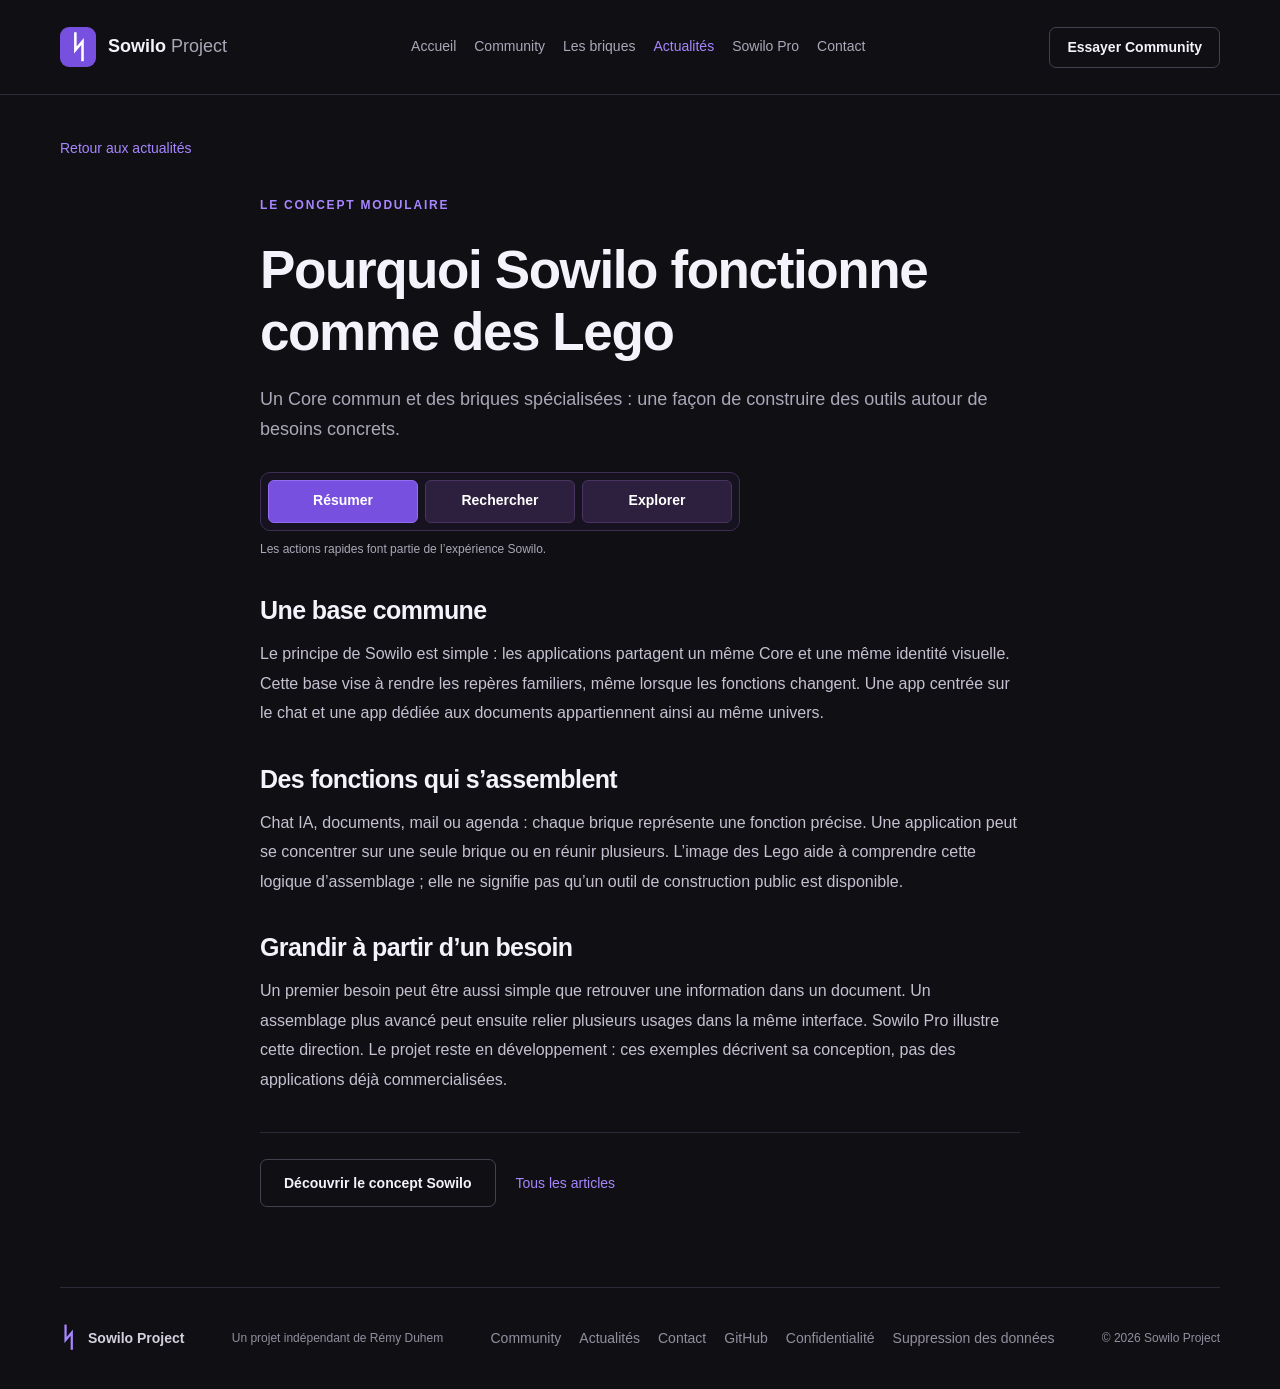
<file: articles/pourquoi-sowilo-fonctionne-comme-des-lego.html>
<!DOCTYPE html>
<html lang="fr">
<head>
  <meta charset="UTF-8">
  <meta name="viewport" content="width=device-width, initial-scale=1">
  <meta name="description" content="Un Core commun et des briques spécialisées : une façon de construire des outils autour de besoins concrets.">
  <meta property="og:type" content="website"><meta property="og:title" content="Pourquoi Sowilo fonctionne comme des Lego | Sowilo Project"><meta property="og:description" content="Un Core commun et des briques spécialisées : une façon de construire des outils autour de besoins concrets."><meta property="og:site_name" content="Sowilo"><meta name="twitter:card" content="summary">
  <meta name="theme-color" content="#101014">
  <title>Pourquoi Sowilo fonctionne comme des Lego | Sowilo Project</title>
  <link rel="icon" type="image/svg+xml" href="data:image/svg+xml,%3Csvg xmlns='http://www.w3.org/2000/svg' viewBox='0 0 64 64'%3E%3Crect width='64' height='64' rx='14' fill='%237c4aeb'/%3E%3Cpath d='M40 10 23 28l18 9-17 17' fill='none' stroke='white' stroke-width='5'/%3E%3C/svg%3E">
  <link rel="stylesheet" href="../style.css">
</head>
<body>
<a class="skip-link" href="#main">Aller au contenu</a>
<header class="site-header"><div class="container header-inner"><a class="brand" href="../index.html" aria-label="Sowilo — Accueil"><span class="brand-mark" aria-hidden="true">ᛋ</span><span>Sowilo <span class="brand-light">Project</span></span></a><nav aria-label="Navigation principale"><a href="../index.html">Accueil</a><a href="../community.html">Community</a><a href="../boutique.html">Les briques</a><a href="../blog.html" aria-current="page">Actualités</a><a href="../pro.html">Sowilo Pro</a><a href="../contact.html">Contact</a></nav><a class="button button-small button-outline" href="../community.html#installer">Essayer Community</a></div></header>
<main id="main">
<div class="container article-wrap"><a class="back-link" href="../blog.html">Retour aux actualités</a><article class="article-body"><header><span class="eyebrow">LE CONCEPT MODULAIRE</span><h1>Pourquoi Sowilo fonctionne comme des Lego</h1><p class="article-lead">Un Core commun et des briques spécialisées : une façon de construire des outils autour de besoins concrets.</p></header><div class="quick-signature"><div class="quick-actions" role="group" aria-label="Aperçu des trois actions rapides Sowilo"><button class="quick-action quick-action-highlight" type="button" disabled>Résumer</button><button class="quick-action" type="button" disabled>Rechercher</button><button class="quick-action" type="button" disabled>Explorer</button></div><p>Les actions rapides font partie de l’expérience Sowilo.</p></div><section><h2>Une base commune</h2><p>Le principe de Sowilo est simple : les applications partagent un même Core et une même identité visuelle. Cette base vise à rendre les repères familiers, même lorsque les fonctions changent. Une app centrée sur le chat et une app dédiée aux documents appartiennent ainsi au même univers.</p></section><section><h2>Des fonctions qui s’assemblent</h2><p>Chat IA, documents, mail ou agenda : chaque brique représente une fonction précise. Une application peut se concentrer sur une seule brique ou en réunir plusieurs. L’image des Lego aide à comprendre cette logique d’assemblage ; elle ne signifie pas qu’un outil de construction public est disponible.</p></section><section><h2>Grandir à partir d’un besoin</h2><p>Un premier besoin peut être aussi simple que retrouver une information dans un document. Un assemblage plus avancé peut ensuite relier plusieurs usages dans la même interface. Sowilo Pro illustre cette direction. Le projet reste en développement : ces exemples décrivent sa conception, pas des applications déjà commercialisées.</p></section><div class="article-end"><a class="button button-outline" href="../index.html#concept">Découvrir le concept Sowilo</a><a class="back-link" href="../blog.html">Tous les articles</a></div></article></div>
</main>
<footer class="container footer"><a class="brand" href="../index.html"><span class="footer-rune" aria-hidden="true">ᛋ</span> Sowilo Project</a><p>Un projet indépendant de Rémy Duhem</p><nav class="footer-links" aria-label="Navigation de pied de page"><a href="../community.html">Community</a><a href="../blog.html">Actualités</a><a href="../contact.html">Contact</a><a href="https://github.com/sowiloprojectcontact">GitHub</a><a href="../confidentialite.html">Confidentialité</a><a href="../suppression-donnees.html">Suppression des données</a></nav><span>© 2026 Sowilo Project</span></footer>
</body>
</html>
</file>
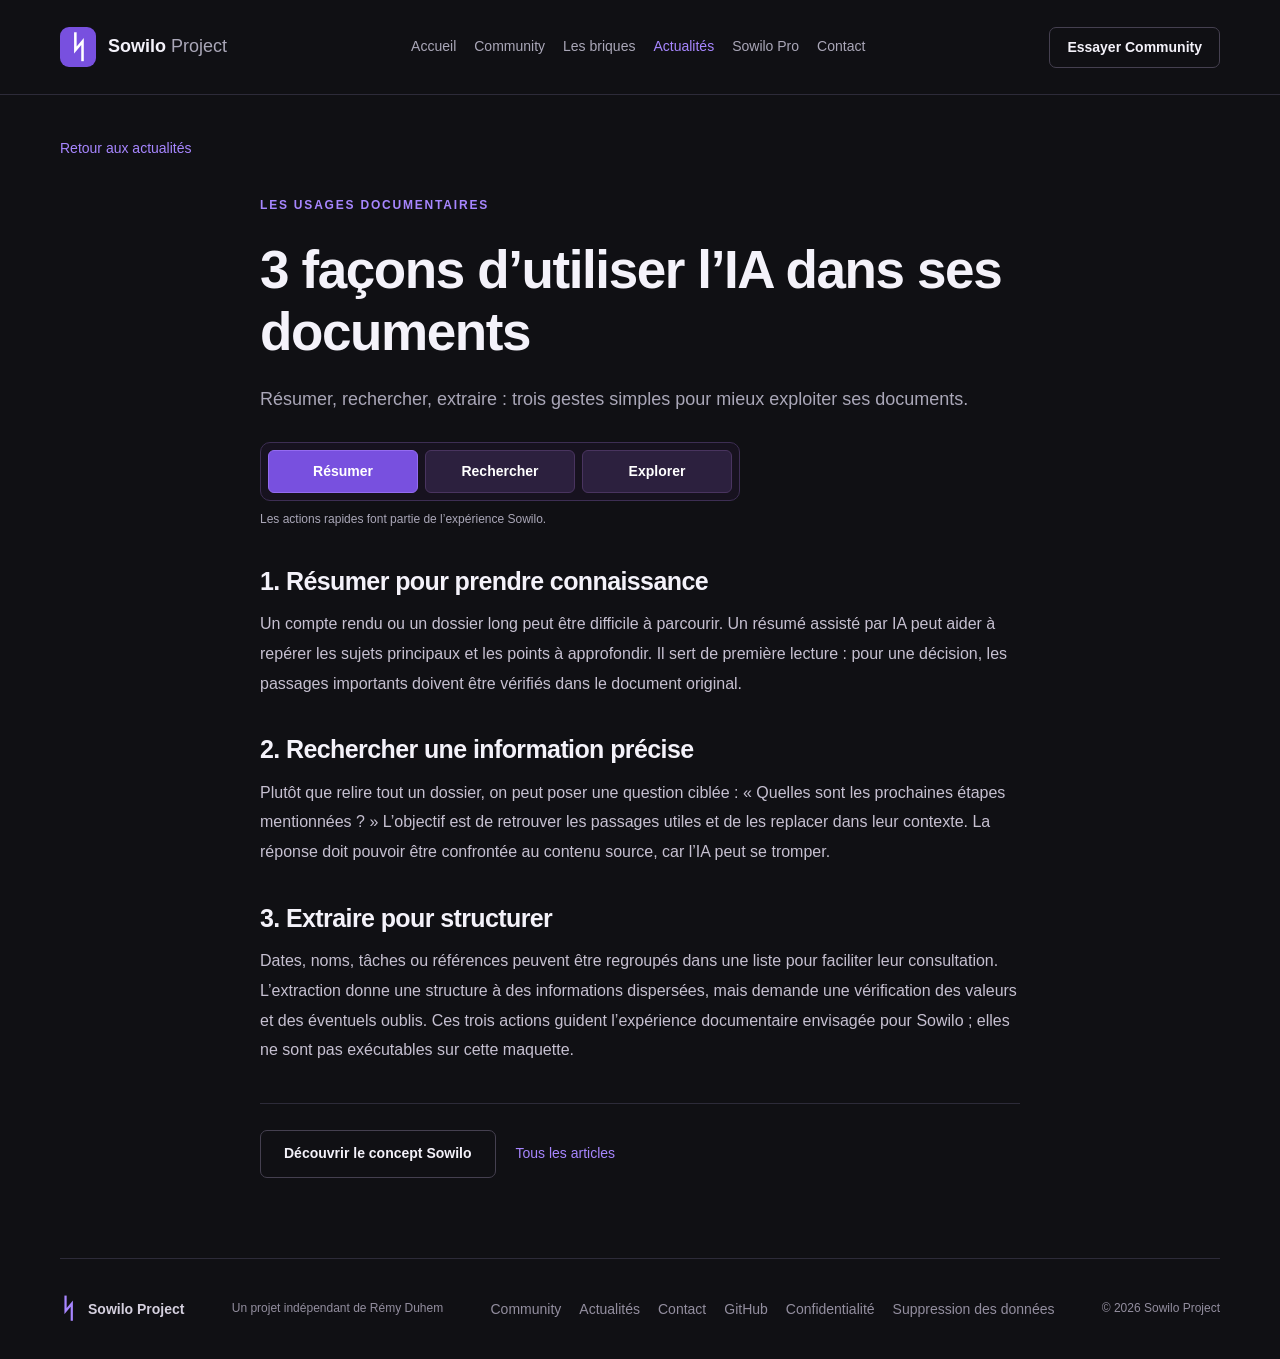
<file: articles/trois-facons-utiliser-ia-documents.html>
<!DOCTYPE html>
<html lang="fr">
<head>
  <meta charset="UTF-8">
  <meta name="viewport" content="width=device-width, initial-scale=1">
  <meta name="description" content="Résumer, rechercher, extraire : trois gestes simples pour mieux exploiter ses documents.">
  <meta property="og:type" content="website"><meta property="og:title" content="3 façons d’utiliser l’IA dans ses documents | Sowilo Project"><meta property="og:description" content="Résumer, rechercher, extraire : trois gestes simples pour mieux exploiter ses documents."><meta property="og:site_name" content="Sowilo"><meta name="twitter:card" content="summary">
  <meta name="theme-color" content="#101014">
  <title>3 façons d’utiliser l’IA dans ses documents | Sowilo Project</title>
  <link rel="icon" type="image/svg+xml" href="data:image/svg+xml,%3Csvg xmlns='http://www.w3.org/2000/svg' viewBox='0 0 64 64'%3E%3Crect width='64' height='64' rx='14' fill='%237c4aeb'/%3E%3Cpath d='M40 10 23 28l18 9-17 17' fill='none' stroke='white' stroke-width='5'/%3E%3C/svg%3E">
  <link rel="stylesheet" href="../style.css">
</head>
<body>
<a class="skip-link" href="#main">Aller au contenu</a>
<header class="site-header"><div class="container header-inner"><a class="brand" href="../index.html" aria-label="Sowilo — Accueil"><span class="brand-mark" aria-hidden="true">ᛋ</span><span>Sowilo <span class="brand-light">Project</span></span></a><nav aria-label="Navigation principale"><a href="../index.html">Accueil</a><a href="../community.html">Community</a><a href="../boutique.html">Les briques</a><a href="../blog.html" aria-current="page">Actualités</a><a href="../pro.html">Sowilo Pro</a><a href="../contact.html">Contact</a></nav><a class="button button-small button-outline" href="../community.html#installer">Essayer Community</a></div></header>
<main id="main">
<div class="container article-wrap"><a class="back-link" href="../blog.html">Retour aux actualités</a><article class="article-body"><header><span class="eyebrow">LES USAGES DOCUMENTAIRES</span><h1>3 façons d’utiliser l’IA dans ses documents</h1><p class="article-lead">Résumer, rechercher, extraire : trois gestes simples pour mieux exploiter ses documents.</p></header><div class="quick-signature"><div class="quick-actions" role="group" aria-label="Aperçu des trois actions rapides Sowilo"><button class="quick-action quick-action-highlight" type="button" disabled>Résumer</button><button class="quick-action" type="button" disabled>Rechercher</button><button class="quick-action" type="button" disabled>Explorer</button></div><p>Les actions rapides font partie de l’expérience Sowilo.</p></div><section><h2>1. Résumer pour prendre connaissance</h2><p>Un compte rendu ou un dossier long peut être difficile à parcourir. Un résumé assisté par IA peut aider à repérer les sujets principaux et les points à approfondir. Il sert de première lecture : pour une décision, les passages importants doivent être vérifiés dans le document original.</p></section><section><h2>2. Rechercher une information précise</h2><p>Plutôt que relire tout un dossier, on peut poser une question ciblée : « Quelles sont les prochaines étapes mentionnées ? » L’objectif est de retrouver les passages utiles et de les replacer dans leur contexte. La réponse doit pouvoir être confrontée au contenu source, car l’IA peut se tromper.</p></section><section><h2>3. Extraire pour structurer</h2><p>Dates, noms, tâches ou références peuvent être regroupés dans une liste pour faciliter leur consultation. L’extraction donne une structure à des informations dispersées, mais demande une vérification des valeurs et des éventuels oublis. Ces trois actions guident l’expérience documentaire envisagée pour Sowilo ; elles ne sont pas exécutables sur cette maquette.</p></section><div class="article-end"><a class="button button-outline" href="../index.html#concept">Découvrir le concept Sowilo</a><a class="back-link" href="../blog.html">Tous les articles</a></div></article></div>
</main>
<footer class="container footer"><a class="brand" href="../index.html"><span class="footer-rune" aria-hidden="true">ᛋ</span> Sowilo Project</a><p>Un projet indépendant de Rémy Duhem</p><nav class="footer-links" aria-label="Navigation de pied de page"><a href="../community.html">Community</a><a href="../blog.html">Actualités</a><a href="../contact.html">Contact</a><a href="https://github.com/sowiloprojectcontact">GitHub</a><a href="../confidentialite.html">Confidentialité</a><a href="../suppression-donnees.html">Suppression des données</a></nav><span>© 2026 Sowilo Project</span></footer>
</body>
</html>
</file>
<file: style.css>
:root{color-scheme:dark;--bg:#101014;--surface:#17171e;--surface-light:#1e1d28;--border:#2d2b39;--text:#f4f2fa;--muted:#aaa7b8;--purple:#a786ff;--deep:#7850df}*{box-sizing:border-box}html{scroll-behavior:smooth;scroll-padding-top:110px}body{margin:0;background:var(--bg);color:var(--text);font-family:Inter,-apple-system,BlinkMacSystemFont,"Segoe UI",sans-serif;font-size:16px;line-height:1.65}a{color:inherit;text-decoration:none}button{font:inherit}button:disabled{cursor:default}a,button{touch-action:manipulation}a:focus-visible,button:focus-visible{outline:3px solid var(--purple);outline-offset:5px}.container{width:min(1160px,calc(100% - 64px));margin-inline:auto}.site-header{border-bottom:1px solid var(--border);background:var(--bg)}.header-inner{min-height:94px;display:flex;align-items:center;justify-content:space-between;gap:24px}.brand{display:flex;align-items:center;gap:12px;font-size:18px;font-weight:650;white-space:nowrap}.brand-light{font-weight:400;color:var(--muted)}.brand-mark{display:grid;place-items:center;background:var(--deep);width:36px;height:40px;border-radius:9px;font-size:31px;line-height:1;color:white}.header-inner nav{display:flex;gap:25px;font-size:14px;color:var(--muted)}nav a:hover{color:var(--text)}.button{display:inline-flex;align-items:center;justify-content:center;min-height:48px;padding:11px 23px;border-radius:7px;font-size:14px;font-weight:600;border:1px solid transparent;line-height:1.5}.button-small{min-height:40px;padding:9px 17px}.button-primary{background:var(--deep);color:#fff}.button-primary:hover{background:#8a61ed}.button-outline{background:transparent;border-color:#454050;color:var(--text)}a.button-outline:hover{border-color:var(--purple);background:#201b2d}.hero{display:grid;grid-template-columns:1.05fr 1fr;align-items:center;gap:65px;padding-block:88px 82px}.eyebrow{font-size:12px;font-weight:650;letter-spacing:1.8px;color:var(--purple);display:block}.tiny-rune{font-size:17px;margin-right:9px}h1,h2,h3,p{margin:0}h1{font-size:clamp(48px,5.5vw,76px);line-height:1.08;letter-spacing:-3px;font-weight:650;margin:23px 0}h1>span{color:var(--purple)}.hero-description{font-size:17px;max-width:470px;color:var(--muted);line-height:1.8}.actions{display:flex;flex-wrap:wrap;gap:12px;margin-top:28px}.hero-note{font-size:13px;color:#878392;margin-top:23px}.assembly{border:1px solid #3b334f;border-radius:16px;padding:25px;background:#17151e;box-shadow:0 24px 70px #0003}.assembly-top{display:flex;justify-content:space-between;align-items:center;margin-bottom:25px}.diagram-label{font-size:11px;letter-spacing:1.6px;color:var(--muted)}.diagram-rune{color:var(--purple);font-size:24px}.core{display:flex;align-items:center;gap:14px;border:1px solid #69508e;background:#2b203e;border-radius:9px;padding:19px 16px}.core-rune{font-size:35px;color:#c6aeff}.core strong{font-size:17px}.core div>span{display:block;font-size:12px;color:#c0b4d3}.core-tag{margin-left:auto;font-size:10px;letter-spacing:1px;color:#c1a6ff;border:1px solid #57426f;padding:3px 7px;border-radius:4px}.connector{height:39px;display:flex;justify-content:center;align-items:center;color:#9684b0}.connector span{font-size:22px}.diagram-bricks{display:grid;grid-template-columns:repeat(3,1fr);gap:10px}.diagram-bricks>div{padding:15px 5px;text-align:center;background:#201d2b;border:1px solid #373044;border-radius:8px}.icon{display:block;font-size:24px;line-height:1.4;color:var(--purple)}.diagram-bricks strong{font-size:12px;display:block;margin-top:6px}.assembled-app{display:flex;border:1px solid #42384f;border-radius:8px;overflow:hidden;background:#1c1925}.mini-sidebar{width:43px;padding:13px 10px;border-right:1px solid #393041;flex-shrink:0}.mini-sidebar>span{display:block;color:var(--purple);font-size:24px;line-height:1}.mini-sidebar i{display:block;width:17px;height:5px;background:#4a3b61;margin-top:14px;border-radius:2px}.mini-content{padding:16px;width:100%;min-width:0}.mini-title{display:flex;justify-content:space-between;align-items:center;gap:8px;font-size:12px}.mini-pill{background:#30223e;color:#c4a4fc;padding:2px 7px;border-radius:4px;font-size:10px}.mini-line{height:5px;background:#373041;width:50%;margin:13px 0}.mini-panels{display:grid;grid-template-columns:repeat(3,1fr);gap:8px}.mini-panels>span{color:var(--purple);padding:8px;background:#24202f;border-radius:4px;text-align:center}.mini-panels small{display:block;font-size:10px;color:var(--muted)}.diagram-footnote{font-size:12px;color:var(--muted);text-align:center;margin-top:17px}.intro-band{border-block:1px solid var(--border);padding:27px 0;background:#141319}.intro-band .container{display:flex;align-items:center;gap:55px}.intro-band p{font-size:15px;font-weight:600;max-width:355px;flex-shrink:0}.intro-band span{font-size:14px;color:var(--muted);max-width:590px}.section{padding-block:88px}.section-heading{display:flex;align-items:flex-end;justify-content:space-between;gap:50px;margin-bottom:36px}.section-heading>p{max-width:400px;color:var(--muted);font-size:15px}h2{font-size:clamp(28px,3vw,39px);line-height:1.23;letter-spacing:-1.2px;font-weight:600;margin-top:16px}.brick-grid{display:grid;grid-template-columns:repeat(6,1fr);gap:12px}.brick-card{border:1px solid var(--border);border-radius:9px;padding:22px 17px;background:var(--surface)}.brick-card h3{font-size:15px;margin-top:17px}.brick-card p{font-size:13px;color:var(--muted);margin-top:7px;line-height:1.6}.section-note{color:var(--muted);font-size:14px;margin-top:24px}.section-note span{color:var(--purple);margin-right:8px;font-size:20px}.apps-section{border-block:1px solid var(--border);background:#131217}.app-grid{display:grid;grid-template-columns:repeat(3,1fr);gap:20px}.app-card{padding:30px;background:var(--surface);border:1px solid var(--border);border-radius:11px;display:flex;align-items:flex-start;flex-direction:column}.app-symbol{display:grid;place-items:center;width:52px;height:52px;border:1px solid #493565;border-radius:12px;background:#2a203b;color:#c4a6ff;font-size:28px;margin-bottom:25px}.tag{display:inline-block;font-size:10px;letter-spacing:1.4px;color:var(--purple);font-weight:600}.app-card h3{font-size:22px;letter-spacing:-.4px;margin-top:8px}.app-card p{font-size:15px;color:var(--muted);margin:12px 0 28px;flex:1}.app-card .button{min-height:40px;padding:8px 18px;font-size:13px;color:#c4bfce}.availability-note{color:#918b9f;font-size:13px;margin-top:22px}.pro-panel{background:#1b1626;border:1px solid #3d2e53;border-radius:13px;padding:48px;display:grid;grid-template-columns:1fr 1fr;align-items:center;gap:58px}.pro-copy .tag{margin-top:23px}.pro-copy p{color:#b7aec7;font-size:15px;margin-top:16px}.pro-copy .muted{font-size:13px;color:#93889f}.pro-diagram{padding:21px;background:#14111c;border:1px solid #473355;border-radius:10px}.pro-diagram-header{display:flex;align-items:center;gap:10px;font-size:17px;margin-bottom:24px}.pro-diagram-header .brand-mark{width:29px;height:32px;font-size:26px}.pro-label{font-size:9px;letter-spacing:1px;color:#9487a8;margin-left:auto}.pro-bricks{display:grid;grid-template-columns:repeat(3,1fr);gap:9px}.pro-bricks>span{display:flex;flex-direction:column;gap:4px;align-items:center;color:var(--purple);padding:12px 3px;border:1px solid #493358;border-radius:6px;background:#291e37;font-size:20px}.pro-bricks strong{font-weight:500;font-size:11px;color:#e1d5ed}.pro-core{display:flex;align-items:center;gap:9px;background:#352444;border:1px solid #62467b;border-radius:6px;padding:13px;margin-top:12px;font-size:14px}.pro-core>span{color:#c6a2fb;font-size:24px}.pro-core small{font-size:10px;color:#bfaacd;margin-left:auto}.community-section{display:grid;grid-template-columns:230px 1fr;gap:70px;align-items:center;padding-top:15px;padding-bottom:85px}.community-mark{width:200px;height:200px;border:1px solid #44325d;background:#21182e;display:flex;flex-direction:column;justify-content:center;align-items:center;font-size:92px;color:#b993ff;line-height:1.2;border-radius:28px;transform:rotate(-5deg)}.community-mark span{font-size:10px;letter-spacing:2.8px;margin-top:17px}.community-section p{max-width:650px;color:var(--muted);margin-top:19px}.community-section .button{margin-top:24px;color:#b9aecb;border-color:#4b3c60;background:#21192e}.why-section{border-top:1px solid var(--border)}.why-grid{display:grid;grid-template-columns:repeat(3,1fr);gap:42px;margin-top:38px}.why-grid article{border-left:1px solid #443453;padding-left:25px}.why-number{color:var(--purple);font-size:13px}.why-grid h3{font-size:21px;margin-top:14px}.why-grid p{color:var(--muted);font-size:15px;margin-top:10px;max-width:285px}.final-cta{border:1px solid #44325c;background:#20182d;border-radius:13px;text-align:center;padding:60px 25px;margin-bottom:75px}.final-cta h2{font-size:clamp(30px,3.6vw,44px)}.final-cta p{color:#bdb3cc;margin-top:16px}.final-cta .actions{justify-content:center}.placeholder-link{pointer-events:none}.social-note{display:block;color:#9789ac;font-size:12px;margin-top:15px}.footer{display:flex;align-items:center;justify-content:space-between;gap:20px;border-top:1px solid var(--border);padding-block:28px;font-size:12px;color:#938e9f}.footer .brand{font-size:14px;color:#d5d0df}.footer-rune{color:var(--purple);font-size:27px}.skip-link{position:fixed;top:8px;left:8px;background:var(--deep);padding:10px 20px;z-index:10;transform:translateY(-160%)}.skip-link:focus{transform:translateY(0)}
@media(min-width:1400px){.hero{padding-block:105px}}@media(max-width:1050px){.header-inner{gap:15px}.header-inner nav{gap:15px}.brand{font-size:16px}.hero{gap:35px}.brick-grid{grid-template-columns:repeat(3,1fr)}.pro-panel{padding:30px;gap:30px}.section-heading{gap:30px}.section-heading>p{max-width:340px}}
@media(max-width:800px){.container{width:calc(100% - 40px)}.header-inner{flex-wrap:wrap;padding-block:18px;gap:17px}.header-inner nav{order:3;width:100%;justify-content:space-between;gap:12px;flex-wrap:wrap;font-size:13px}.hero{grid-template-columns:1fr;padding-block:55px;gap:40px}.hero-copy{max-width:600px}h1{font-size:64px}.assembly{width:100%;max-width:560px}.intro-band .container{flex-direction:column;align-items:flex-start;gap:10px}.intro-band p{max-width:none;flex-shrink:1}.section{padding-block:60px}.section-heading{align-items:flex-start;flex-direction:column;gap:19px}.section-heading>p{max-width:600px}.app-grid{gap:12px}.app-card{padding:22px 18px}.app-card h3{font-size:19px}.pro-panel{grid-template-columns:1fr;gap:30px}.pro-diagram{max-width:520px;width:100%}.community-section{grid-template-columns:145px 1fr;gap:30px;padding-top:0}.community-mark{width:140px;height:155px;font-size:68px;border-radius:20px}.community-mark span{font-size:8px;letter-spacing:2px}.why-grid{gap:20px}.why-grid article{padding-left:17px}.footer{flex-wrap:wrap}.final-cta{margin-bottom:50px}}
@media(max-width:560px){html{scroll-padding-top:25px}.header-inner .button{font-size:12px;padding:8px 12px}.brand{gap:9px;font-size:15px}.brand-mark{width:30px;height:34px;font-size:26px}.header-inner nav{font-size:12px;gap:9px}.hero{padding-block:45px}.eyebrow{font-size:10px;letter-spacing:1.3px}h1{font-size:clamp(43px,12vw,60px);letter-spacing:-2px}.hero-description{font-size:16px}.button{padding:11px 18px}.assembly{padding:18px}.diagram-label{font-size:10px;letter-spacing:1px}.core{padding:15px 12px}.core strong{font-size:16px}.core div>span{font-size:11px}.diagram-bricks{gap:7px}.diagram-bricks strong{font-size:11px}.mini-title{flex-wrap:wrap}.mini-content{padding:12px}.brick-grid{grid-template-columns:repeat(2,1fr)}.app-grid{grid-template-columns:1fr;gap:16px}.app-card{padding:27px}.app-card h3{font-size:23px}.app-card p{margin-bottom:23px}.app-symbol{margin-bottom:17px}.pro-panel{padding:24px 18px}.pro-label{font-size:8px}.pro-diagram{padding:16px}.community-section{grid-template-columns:1fr;gap:28px}.community-mark{width:95px;height:100px;font-size:44px;border-radius:16px}.community-mark span{font-size:7px;letter-spacing:1px;margin-top:9px}.why-grid{grid-template-columns:1fr;gap:27px}.why-grid p{max-width:none}.why-grid h3{margin-top:6px}.final-cta{padding:45px 20px}.footer{flex-direction:column;align-items:flex-start;gap:8px}.section-note{line-height:1.8}}
@media(prefers-reduced-motion:reduce){html{scroll-behavior:auto}}

/* Pages statiques et signature commune Sowilo. */
.header-inner nav{gap:18px;flex-wrap:wrap}.header-inner nav a[aria-current="page"]{color:var(--purple)}
.quick-signature{margin-top:27px;max-width:480px}.quick-actions{display:grid;grid-template-columns:repeat(3,minmax(0,1fr));gap:7px;padding:7px;background:#17121f;border:1px solid #3d2e53;border-radius:10px}.quick-action{min-width:0;min-height:43px;padding:9px 8px;border:1px solid #49345f;border-radius:6px;background:#2c203e;color:#fff;font-size:14px;font-weight:550;line-height:1.4;overflow-wrap:anywhere}.quick-action-highlight{background:var(--deep);border-color:#946bf2}.quick-signature p{margin-top:9px;font-size:12px;color:var(--muted)}
.page-intro{padding-block:65px 38px}.page-intro h1{font-size:clamp(36px,4.5vw,59px);letter-spacing:-1.8px;line-height:1.16}.page-intro>p{max-width:740px;color:var(--muted)}.page-intro .catalog-notice{margin-top:28px;padding:16px 19px;background:var(--surface);border-left:2px solid var(--deep);font-size:14px}.page-content{padding-bottom:80px}.product-grid{row-gap:20px}.app-card h2{font-size:23px;letter-spacing:-.5px;line-height:1.3;margin-top:0}.product-status{color:var(--purple);font-size:14px;margin-top:12px}.blog-card .tag{margin-bottom:17px}.blog-card h2 a:hover{color:var(--purple)}.blog-card h2 a{display:block}.footer{flex-wrap:wrap}.footer-links{display:flex;gap:18px;flex-wrap:wrap;font-size:14px}.footer-links a:hover,.back-link:hover{color:var(--purple)}.footer-links [aria-disabled="true"]{color:#938e9f}
.article-wrap{padding-block:40px 80px}.back-link{font-size:14px;color:var(--purple)}.article-body{max-width:760px;margin:35px auto 0}.article-body h1{font-size:clamp(34px,4.3vw,53px);line-height:1.16;letter-spacing:-1.4px;overflow-wrap:anywhere}.article-lead{font-size:18px;color:var(--muted)}.article-body section{margin-top:36px}.article-body section h2{font-size:25px;letter-spacing:-.6px;margin-bottom:13px}.article-body section p{color:#c6c0d1;font-size:16px;line-height:1.85}.article-end{border-top:1px solid var(--border);padding-top:26px;margin-top:38px;display:flex;align-items:center;flex-wrap:wrap;gap:20px}
@media(max-width:1150px){.header-inner{flex-wrap:wrap;padding-block:18px}.header-inner nav{order:3;width:100%;justify-content:space-between;gap:13px}}
@media(max-width:800px){.page-intro{padding-block:45px 30px}.page-content{padding-bottom:55px}.product-grid{grid-template-columns:repeat(2,minmax(0,1fr))}.blog-card h2{font-size:21px}.article-wrap{padding-block:30px 55px}}
@media(max-width:560px){.header-inner nav{justify-content:flex-start;gap:10px 17px;font-size:13px}.quick-action{font-size:12px;padding:9px 5px}.quick-actions{gap:5px;padding:5px}.product-grid{grid-template-columns:1fr}.page-intro h1{letter-spacing:-1px}.footer-links{gap:15px}.article-body{margin-top:25px}.article-lead{font-size:16px}}


/* Public Community site and project news. */
.content-panel{margin-top:34px;padding:30px;border:1px solid var(--border);border-radius:14px;background:var(--surface)}
.content-panel h2{font-size:27px;margin:0 0 18px}.content-panel p{color:#c6c0d1;max-width:850px}.content-panel p+p{margin-top:15px}
.content-panel a:not(.button),.article-links a{color:var(--purple);text-decoration:underline;text-underline-offset:4px}
.release-note{font-size:14px;color:var(--muted);margin-top:20px}.steps{padding-left:24px;color:#c6c0d1}.steps li{margin:10px 0}
pre{padding:20px;border:1px solid #44325c;border-radius:8px;background:#100c19;color:#f1e9ff;overflow:auto;line-height:1.9}
.contact-address{font-size:clamp(16px,3vw,24px);overflow-wrap:anywhere}.article-links{padding-left:23px}.article-links li{margin:12px 0}
.news-grid{grid-template-columns:repeat(2,minmax(0,1fr))}.product-card .tag{line-height:1.6;white-space:normal;margin-bottom:15px}
@media(max-width:560px){.content-panel{padding:22px 18px}.news-grid{grid-template-columns:1fr}.content-panel h2{font-size:23px}}
</file>
